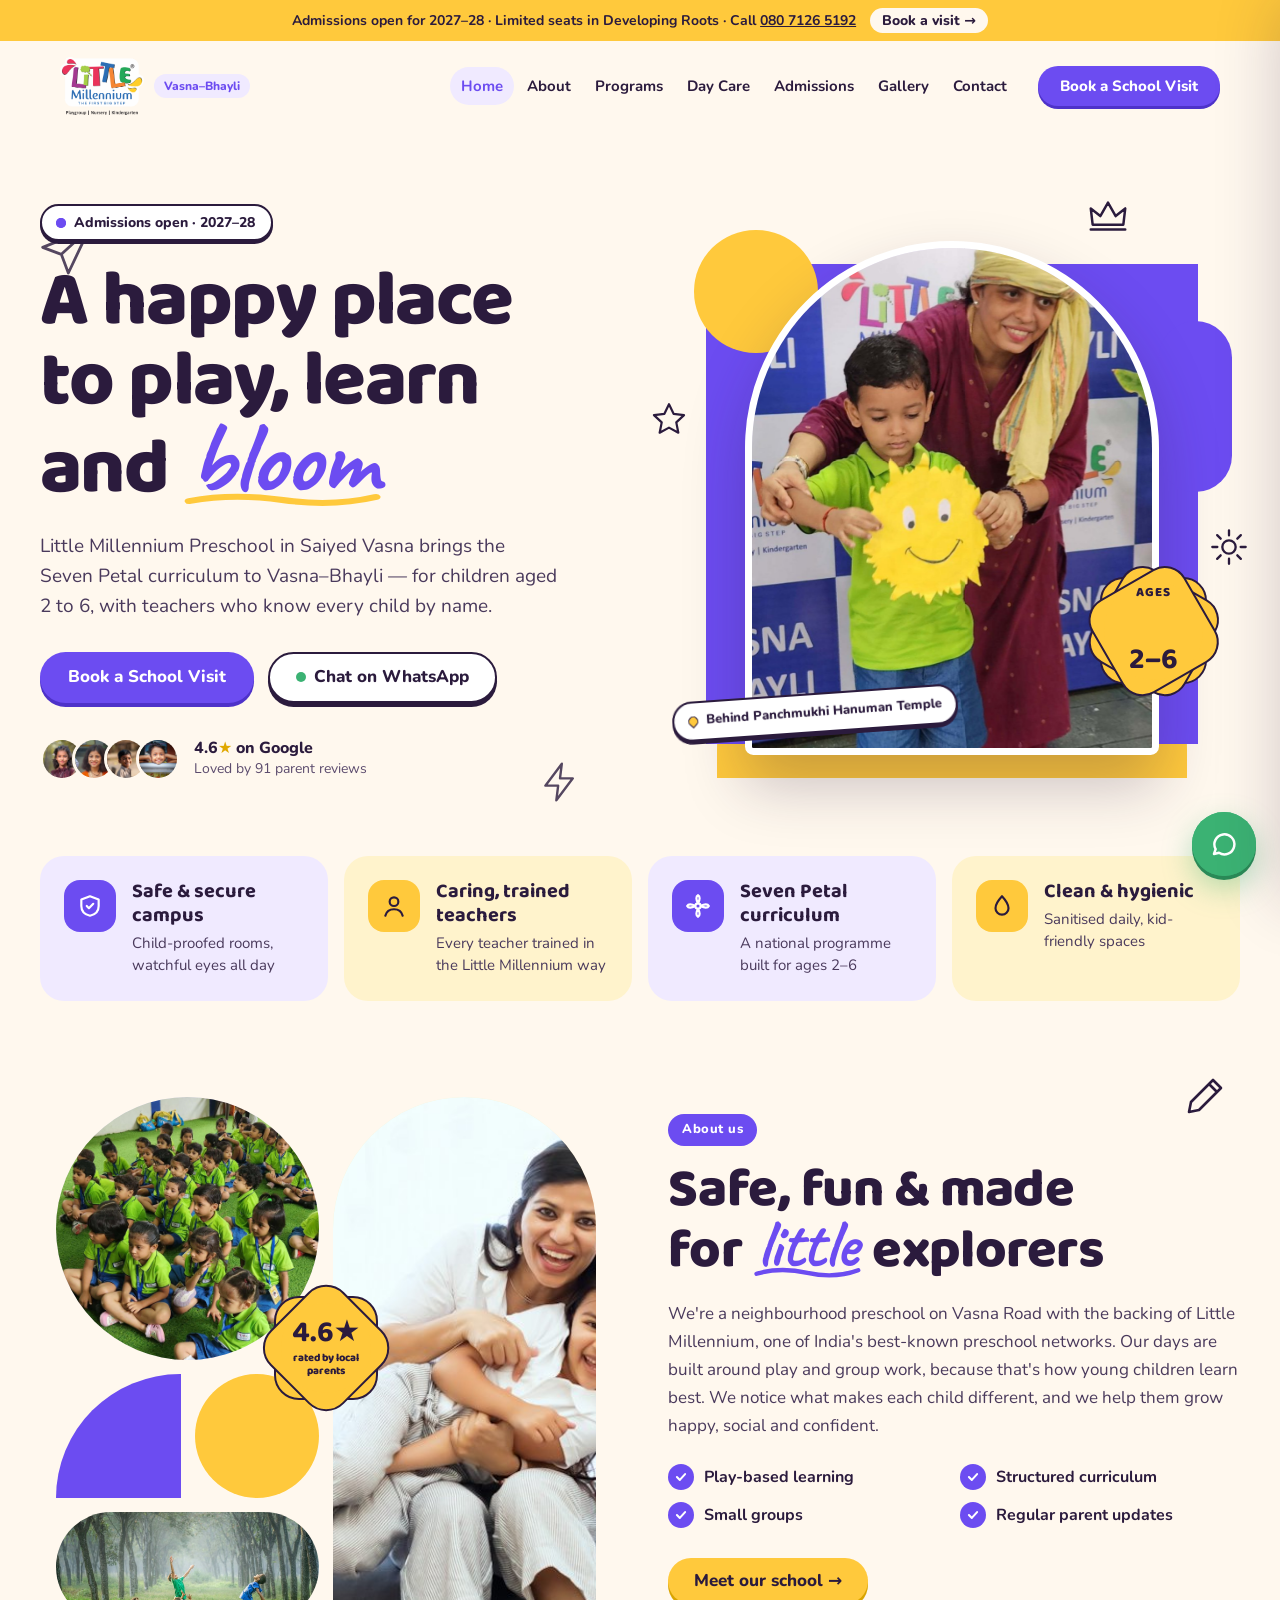
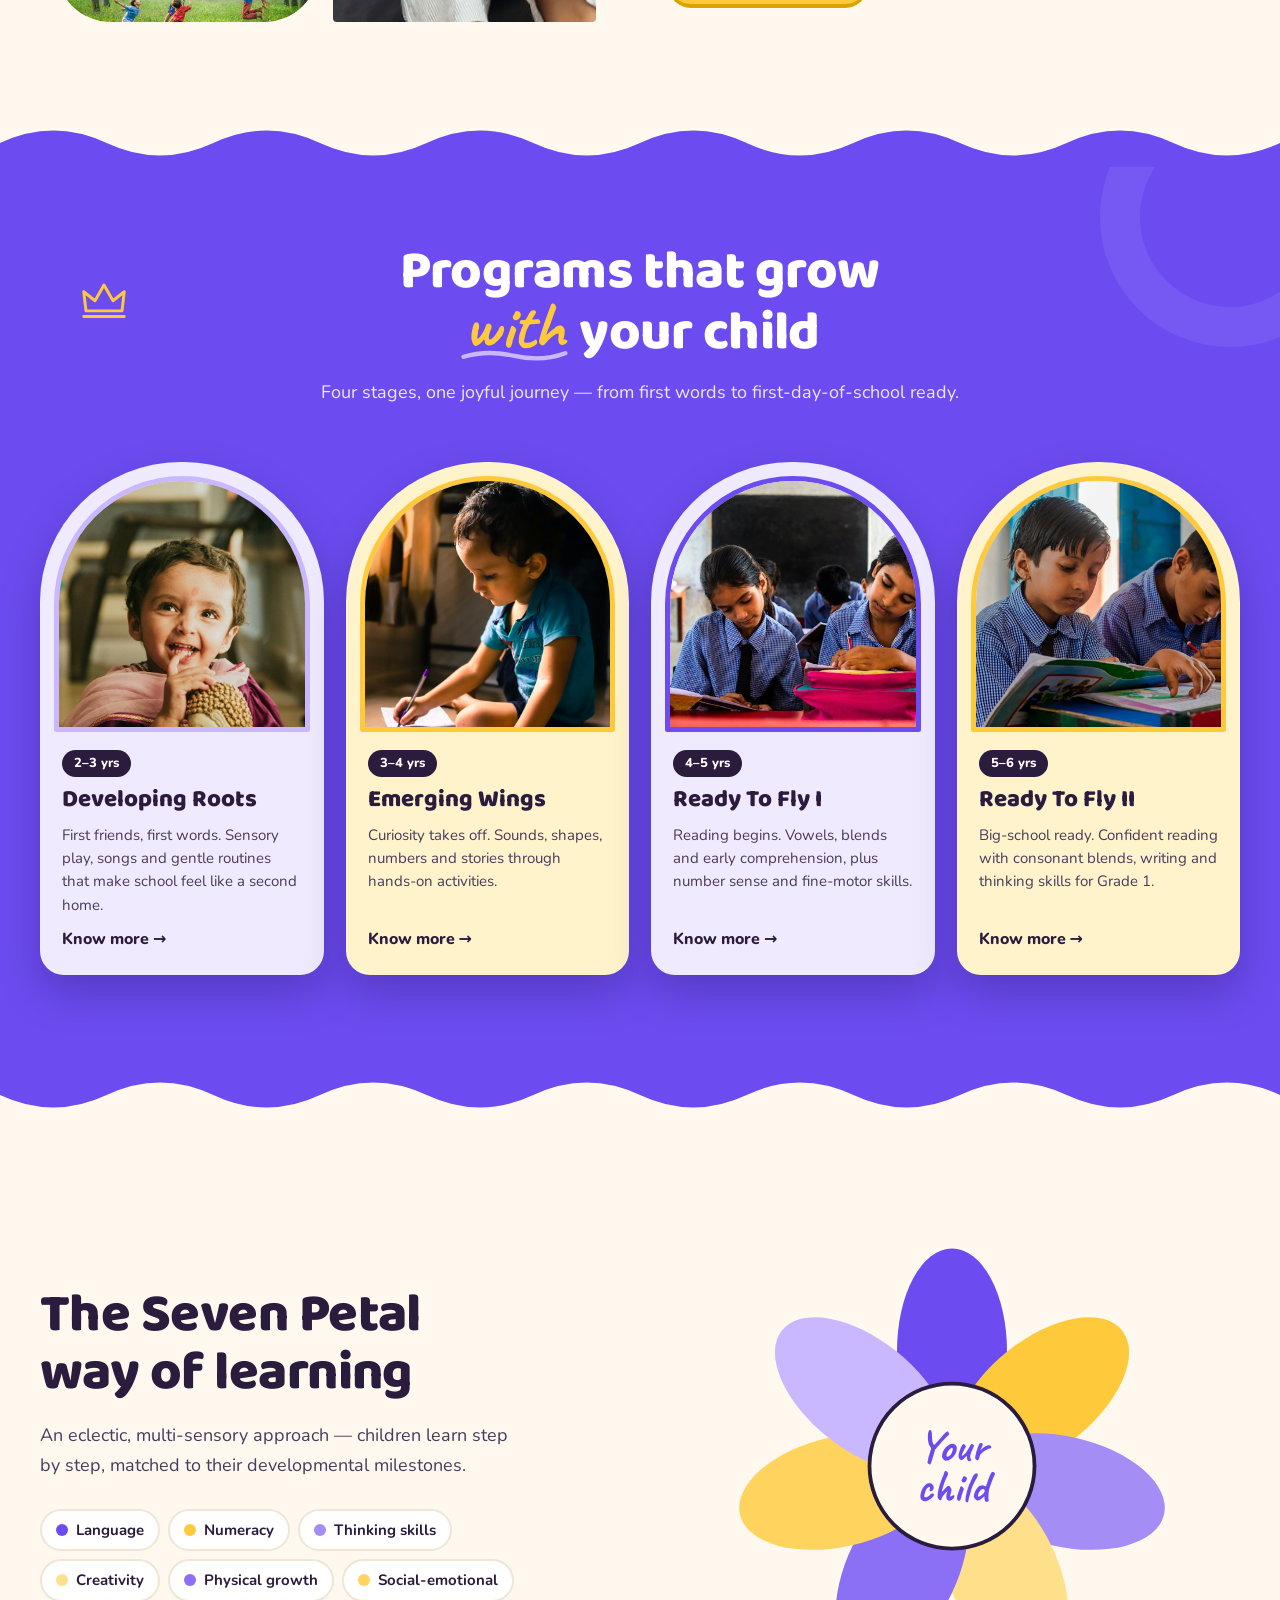
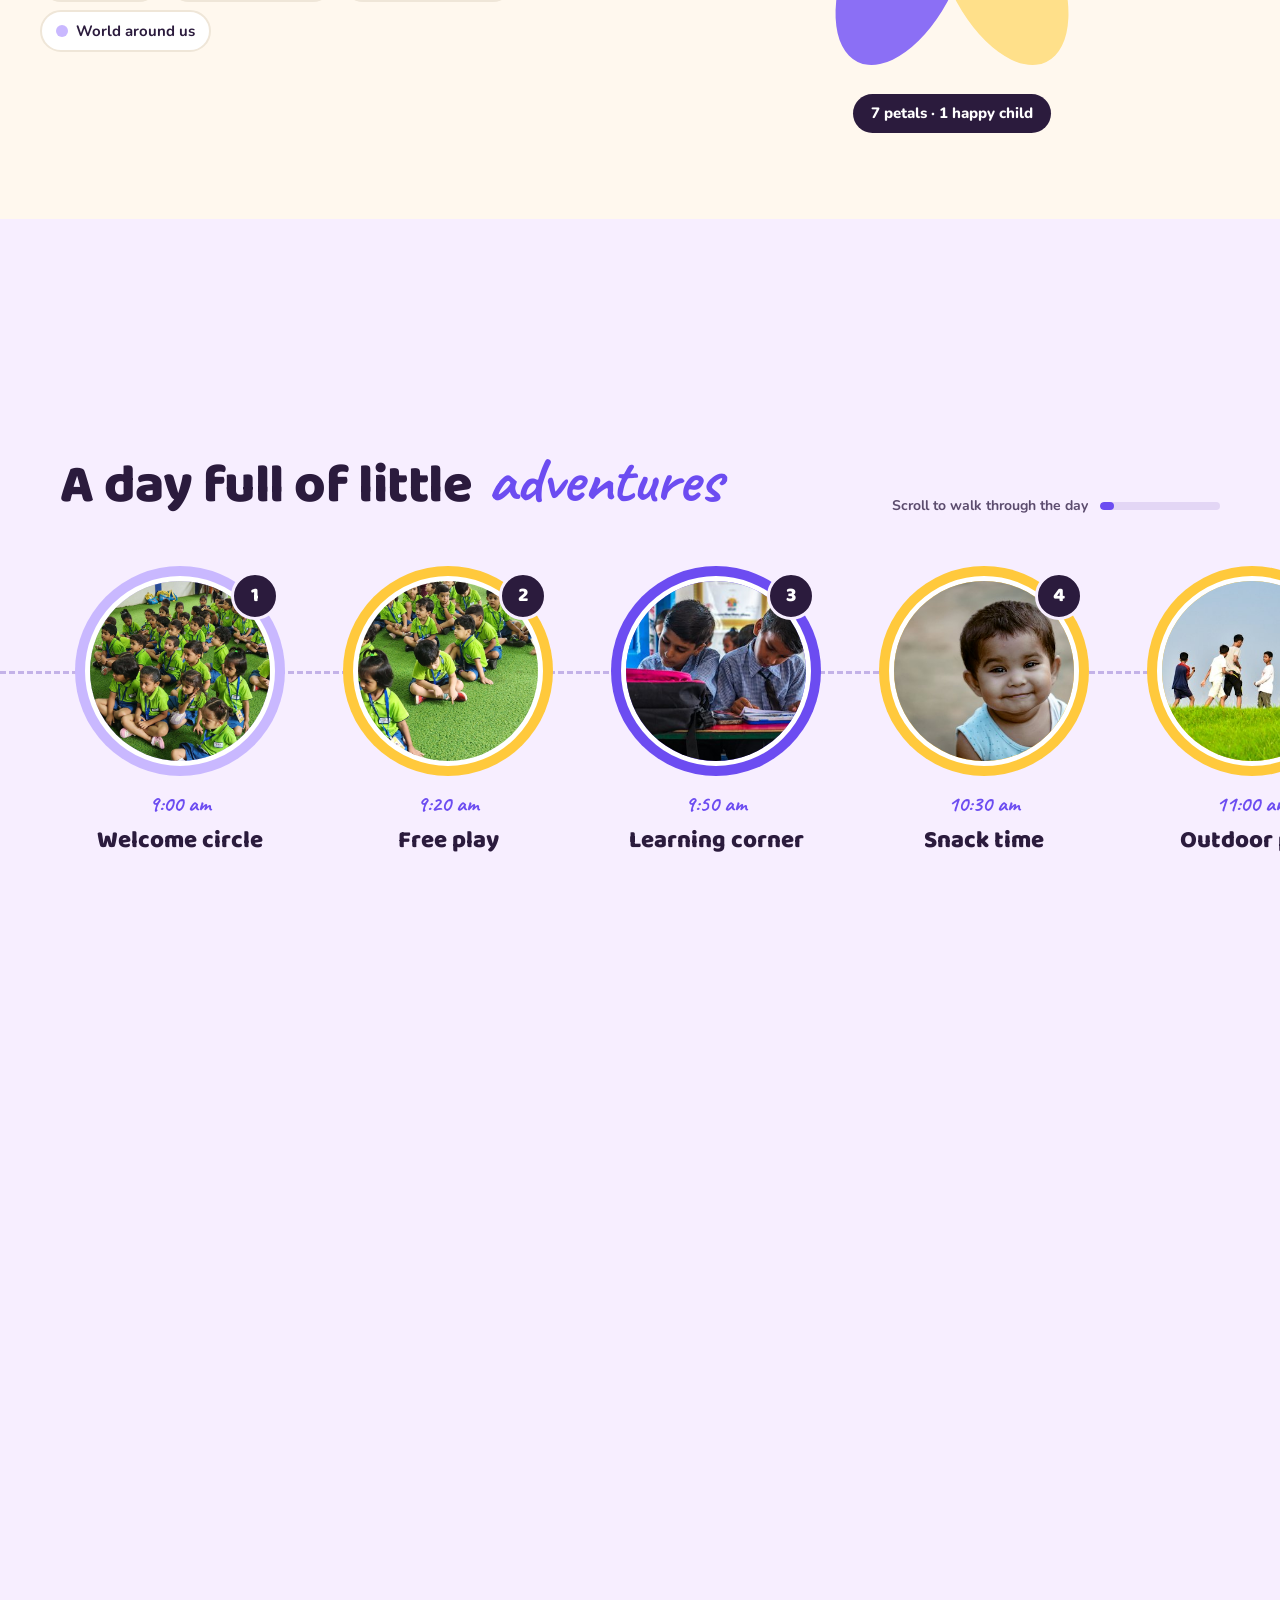
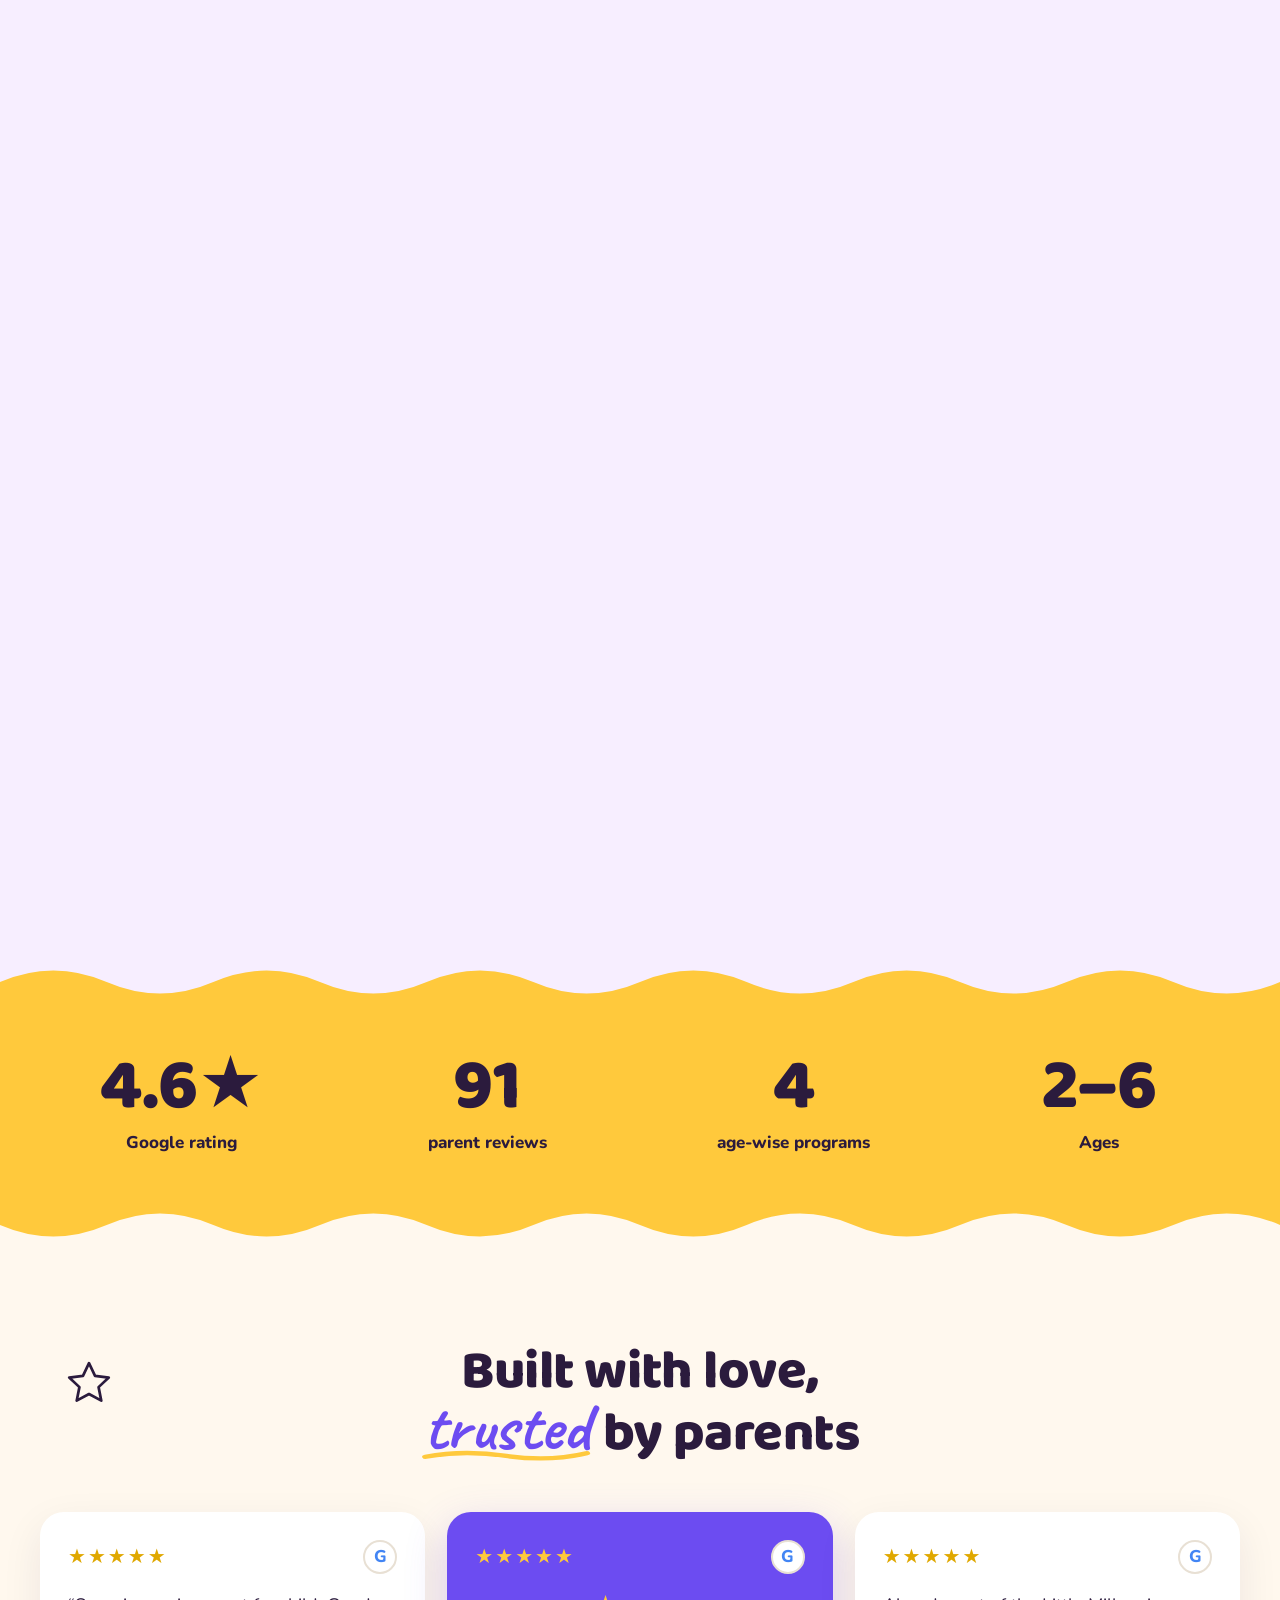
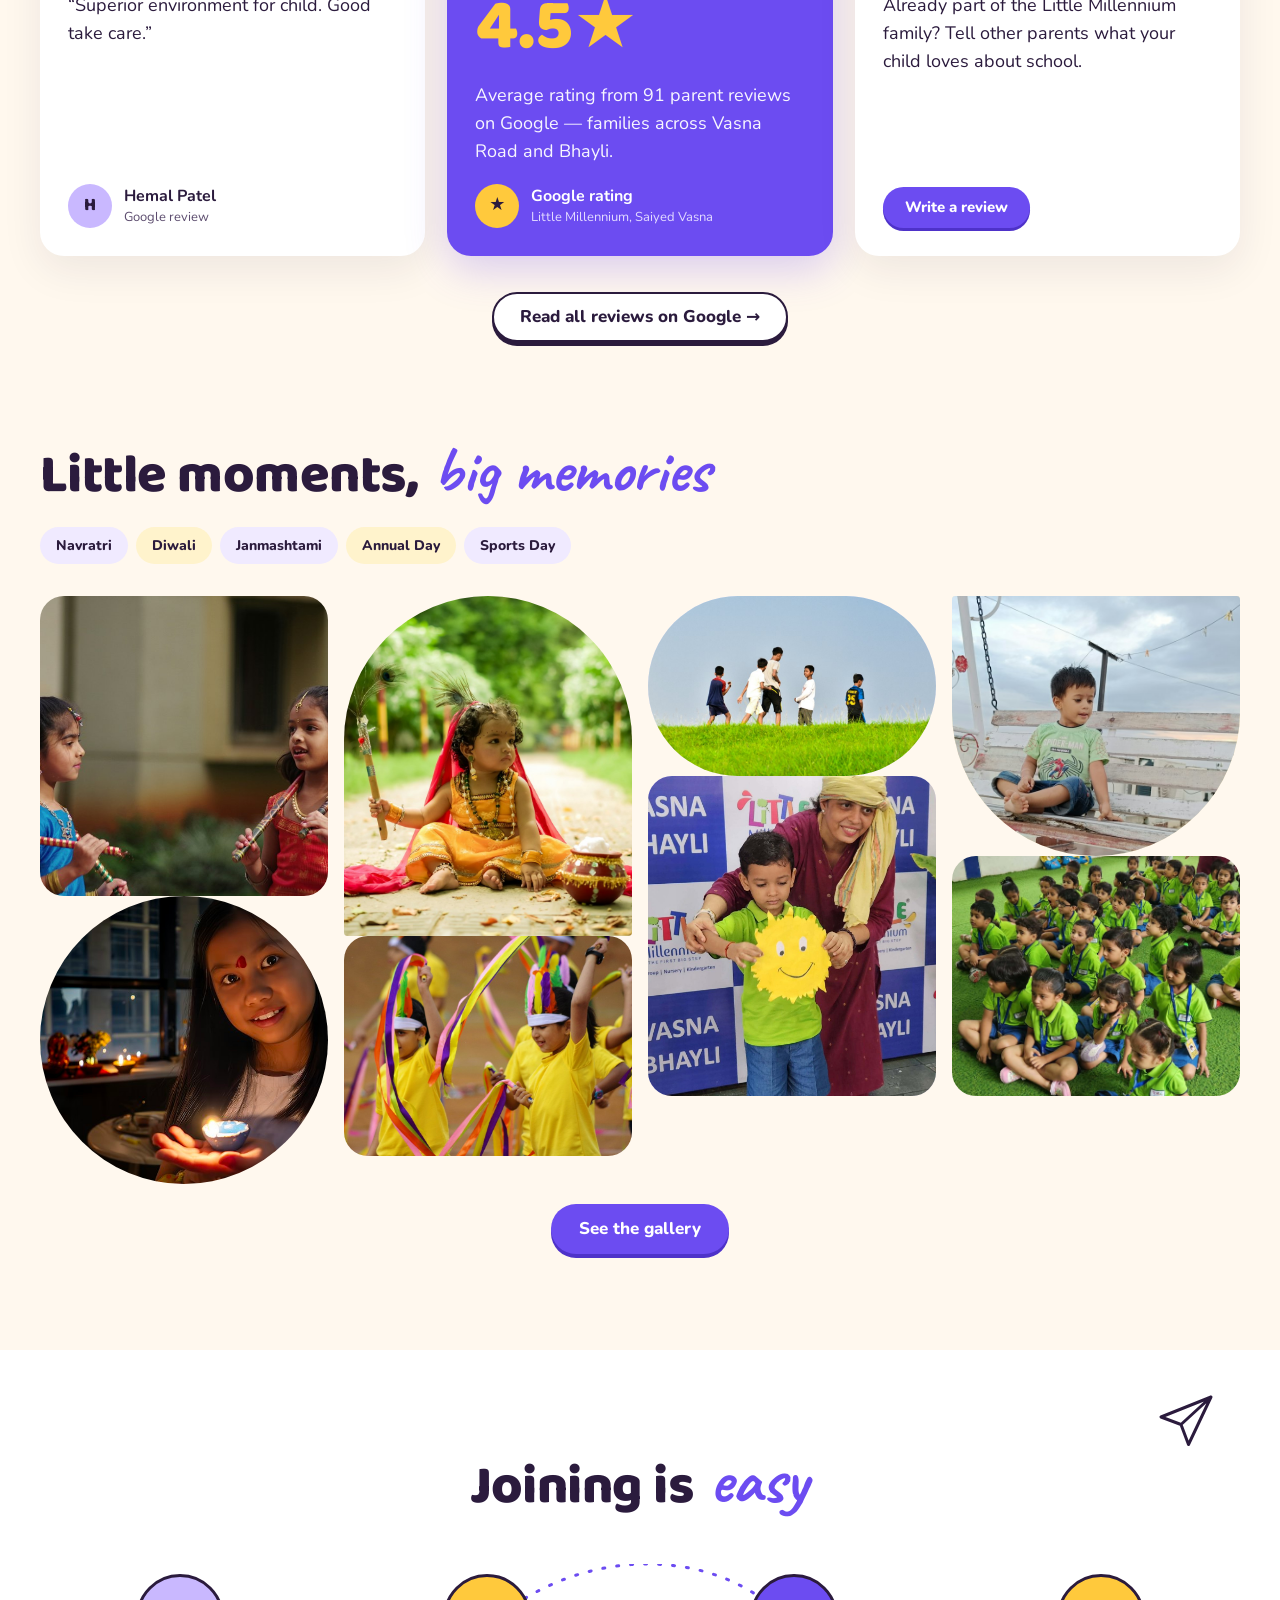
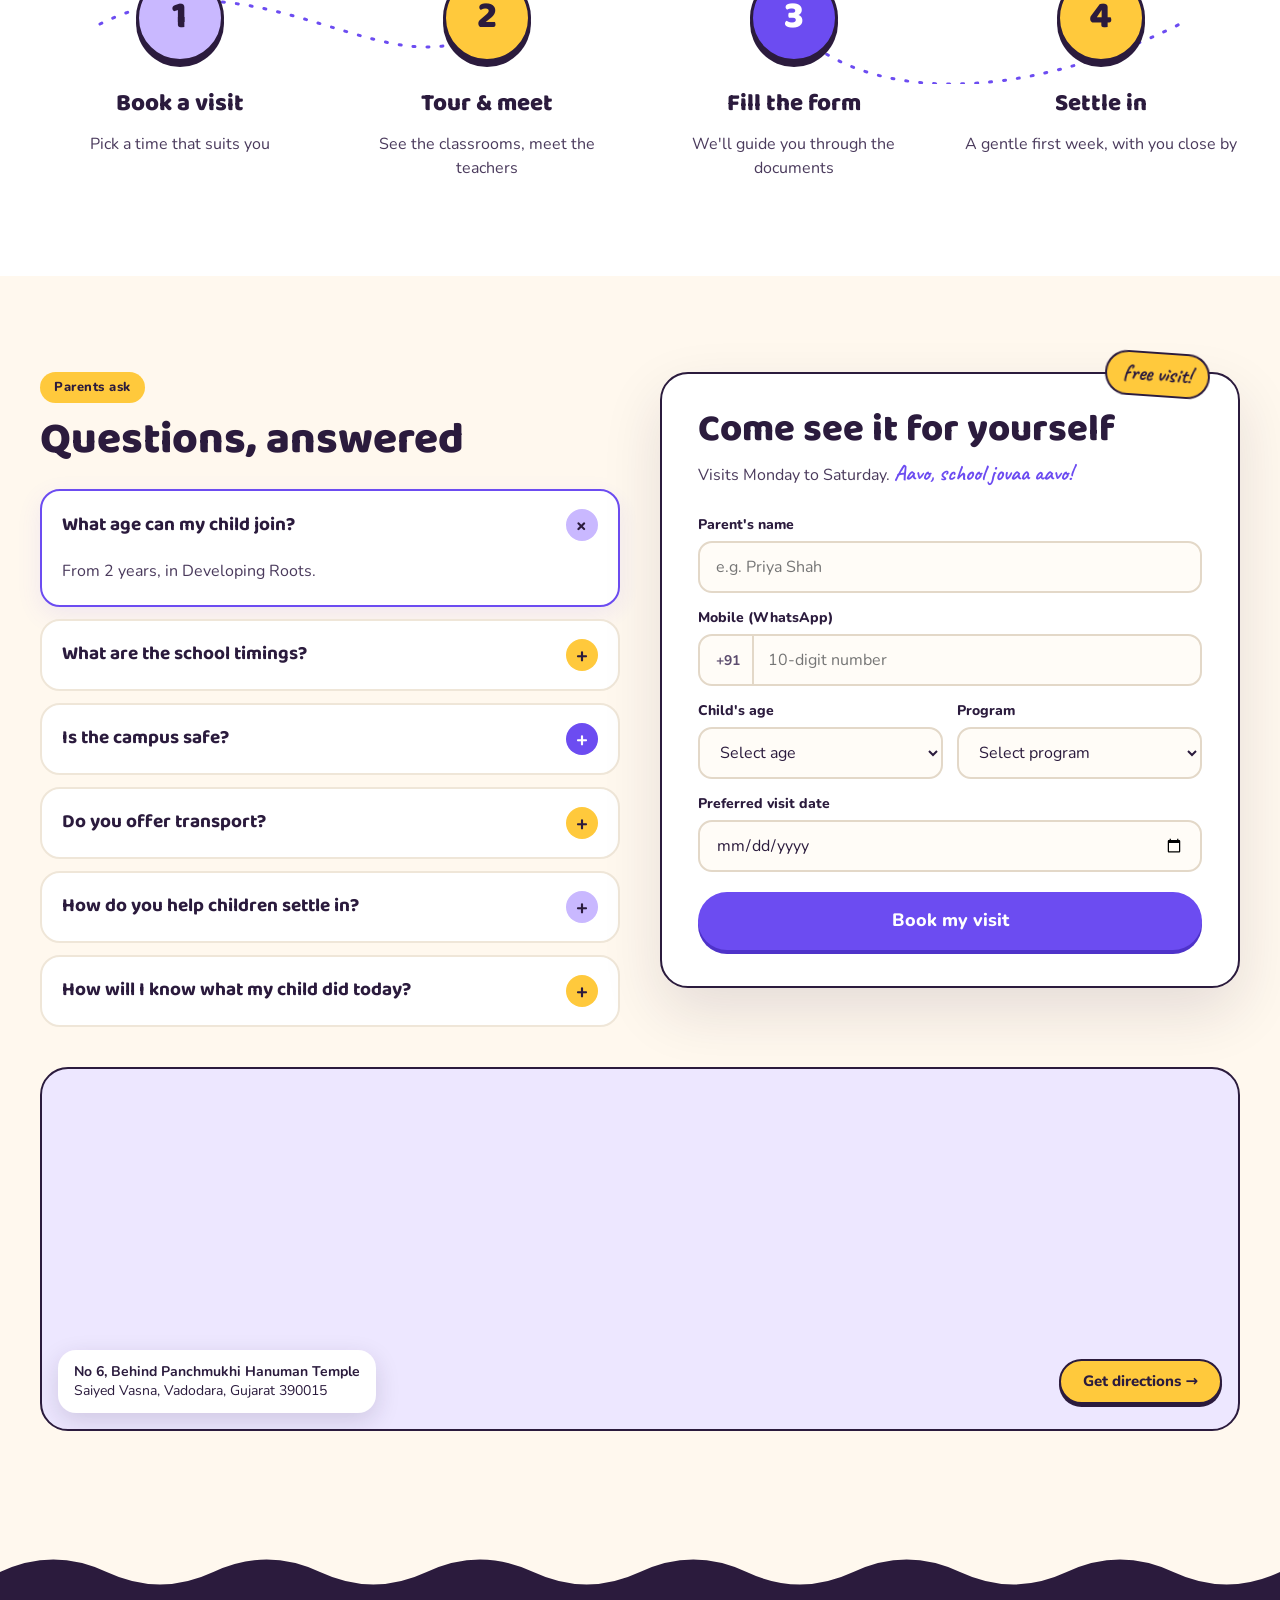
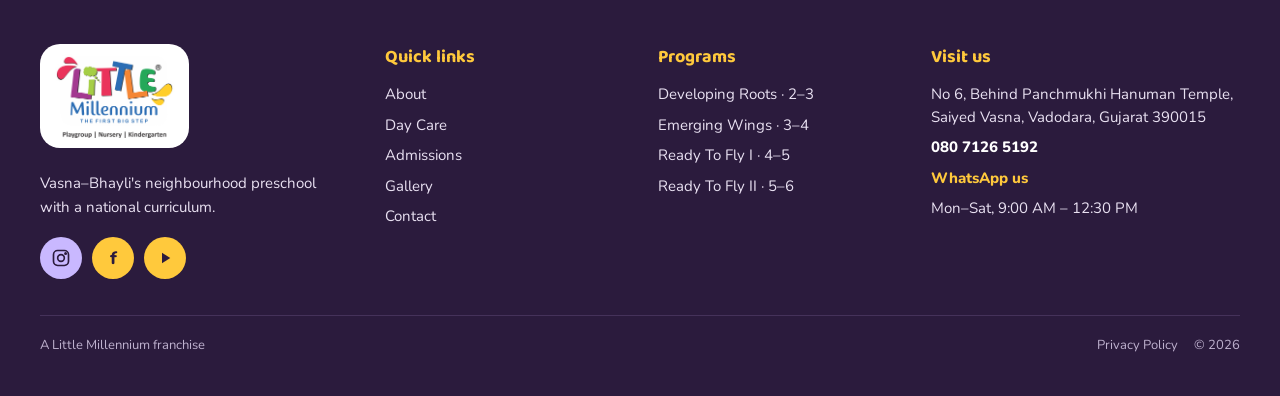
<file: website/index.html>
<!DOCTYPE html>
<html lang="en">
<head>
<meta charset="utf-8">
<meta name="viewport" content="width=device-width, initial-scale=1">
<title>Little Millennium Preschool · Saiyed Vasna, Vadodara</title>
<meta name="description" content="Little Millennium Preschool in Saiyed Vasna, Vadodara — the Seven Petal curriculum for children aged 2 to 6. Playgroup, Nursery and Kindergarten. Admissions open for 2027–28.">
<meta name="theme-color" content="#6C4CF1">
<meta property="og:title" content="Little Millennium Preschool · Saiyed Vasna">
<meta property="og:description" content="A happy place to play, learn and bloom — for children aged 2 to 6 in Vasna–Bhayli, Vadodara.">
<meta property="og:image" content="assets/img/real-sunshine.jpg">
<link rel="icon" href="assets/logo.png">
<script>document.documentElement.classList.add('js')</script>
<link rel="preconnect" href="https://fonts.googleapis.com">
<link rel="preconnect" href="https://fonts.gstatic.com" crossorigin>
<link href="https://fonts.googleapis.com/css2?family=Baloo+Bhai+2:wght@500;600;700;800&family=Caveat:wght@600;700&family=Nunito:wght@400;600;700;800&display=swap" rel="stylesheet">
<link rel="preload" as="image" href="assets/img/real-sunshine.jpg">
<link rel="stylesheet" href="css/style.css">
</head>
<body>

<!-- Splash -->
<div class="splash" role="status" aria-label="Loading Little Millennium">
  <div class="splash-bg">
    <div class="sp-c1"></div><div class="sp-c2"></div>
    <div class="sp-s1"></div><div class="sp-s2"></div><div class="sp-s3"></div>
    <svg class="sp-s4" width="46" height="46" viewBox="0 0 24 24" fill="none" stroke="#2B1B3D" stroke-width="1.4" stroke-linecap="round" stroke-linejoin="round"><path d="M12 2l2.9 6.1 6.6.8-4.9 4.6 1.3 6.5L12 16.8 6.1 20l1.3-6.5L2.5 8.9l6.6-.8z"/></svg>
    <div class="sp-center">
      <img src="assets/logo.png" alt="Little Millennium — The First Big Step">
      <div class="sp-loc">Saiyed Vasna · Vadodara</div>
      <div class="sp-dots"><span></span><span></span><span></span></div>
    </div>
    <div class="sp-bar"></div>
    <button class="sp-skip" type="button">Skip</button>
  </div>
  <svg class="sp-wave" viewBox="0 0 1440 60" preserveAspectRatio="none" aria-hidden="true"><path d="M0 0 H1440 V30 Q 1380 60 1320 30 T 1200 30 T 1080 30 T 960 30 T 840 30 T 720 30 T 600 30 T 480 30 T 360 30 T 240 30 T 120 30 T 0 30 Z" fill="#FFF8EE"/></svg>
</div>

<div class="progress" aria-hidden="true"></div>

<div class="topbar">
  <span>Admissions open for 2027–28 · Limited seats in Developing Roots · Call <a class="u" href="tel:08071265192">080 7126 5192</a></span>
  <a class="pill" href="#visit">Book a visit →</a>
</div>

<header class="header">
  <div class="header-in">
    <a class="brand" href="index.html" aria-label="Little Millennium Preschool, Saiyed Vasna — home">
      <img src="assets/logo.png" alt="Little Millennium — The First Big Step" width="83" height="58">
      <span class="brand-tag">Vasna–Bhayli</span>
    </a>
    <nav class="nav" aria-label="Main">
      <a href="index.html" aria-current="page">Home</a>
      <a href="about.html">About</a>
      <a href="#programs">Programs</a>
      <a href="#day">Day Care</a>
      <a href="#visit">Admissions</a>
      <a href="gallery.html">Gallery</a>
      <a href="#contact">Contact</a>
    </nav>
    <a class="btn btn-primary btn-sm btn-cta" href="#visit">Book a School Visit</a>
    <button class="burger" type="button" aria-label="Open menu" aria-expanded="false" aria-controls="drawer">
      <svg width="22" height="22" viewBox="0 0 24 24" fill="none" stroke-width="2.4" stroke-linecap="round"><path d="M4 7h16M4 12h16M4 17h10"/></svg>
    </button>
  </div>
</header>

<div class="drawer-bg"></div>
<aside class="drawer" id="drawer" aria-hidden="true" aria-label="Menu">
  <button class="drawer-close" type="button" aria-label="Close menu">×</button>
  <a class="dl" href="index.html" aria-current="page">Home</a>
  <a class="dl" href="about.html">About</a>
  <a class="dl" href="#programs">Programs</a>
  <a class="dl" href="#day">Day Care</a>
  <a class="dl" href="#visit">Admissions</a>
  <a class="dl" href="gallery.html">Gallery</a>
  <a class="dl" href="#contact">Contact</a>
  <a class="btn btn-primary" href="#visit">Book a School Visit</a>
</aside>

<main id="top">

<!-- HERO -->
<section class="hero">
  <div class="grid-2">
    <div style="position:relative;z-index:2">
      <div class="badge"><span class="pulse"></span>Admissions open · 2027–28</div>
      <h1>A happy place to play, learn and <span class="hand drawn">bloom<svg viewBox="0 0 120 16" preserveAspectRatio="none"><path d="M4 10 Q 30 2 60 9 T 116 6" pathLength="260" stroke="#FFC93C"/></svg></span></h1>
      <p class="hero-p">Little Millennium Preschool in Saiyed Vasna brings the Seven Petal curriculum to Vasna–Bhayli — for children aged 2 to 6, with teachers who know every child by name.</p>
      <div class="btn-row">
        <a class="btn btn-primary" href="#visit">Book a School Visit</a>
        <a class="btn btn-outline" data-wa href="#"><span class="dot"></span>Chat on WhatsApp</a>
      </div>
      <div class="proof">
        <div class="avatars">
          <img src="assets/img/kid-1.jpg" alt="" width="44" height="44">
          <img src="assets/img/kid-2.jpg" alt="" width="44" height="44">
          <img src="assets/img/kid-3.jpg" alt="" width="44" height="44">
          <img src="assets/img/kid-4.jpg" alt="" width="44" height="44">
        </div>
        <div class="proof-t"><b>4.6<span>★</span> on Google</b><small>Loved by 91 parent reviews</small></div>
      </div>
    </div>

    <div class="hero-art">
      <div class="base" data-parallax="-0.06"><div></div></div>
      <div class="blobw" data-parallax="0.04"><div></div></div>
      <div class="c1"></div>
      <div class="c2"></div>
      <div class="hero-photo"><img src="assets/img/real-sunshine.jpg" alt="A Little Millennium Vasna–Bhayli student proudly holds his paper sun craft with his teacher" width="1200" height="1200"></div>
      <div class="sticker" aria-label="Ages 2 to 6"><i></i><i></i><i></i><i></i><div><div><small>AGES</small><strong>2–6</strong></div></div></div>
      <div class="loc-chip"><span></span>Behind Panchmukhi Hanuman Temple</div>
      <svg class="doodle a-floaty" width="46" height="46" viewBox="0 0 24 24" stroke-width="1.3" style="top:-2%;right:18%"><path d="M3 18h18M4 15.5 3 7l5 4 4-7 4 7 5-4-1 8.5z"/></svg>
      <svg class="doodle a-floaty2" width="38" height="38" viewBox="0 0 24 24" stroke-width="1.4" style="top:34%;left:-4%"><path d="M12 2l2.9 6.1 6.6.8-4.9 4.6 1.3 6.5L12 16.8 6.1 20l1.3-6.5L2.5 8.9l6.6-.8z"/></svg>
      <svg class="doodle a-spin" width="40" height="40" viewBox="0 0 24 24" stroke-width="1.4" style="top:56%;right:-3%"><circle cx="12" cy="12" r="4"/><path d="M12 2v3M12 19v3M2 12h3M19 12h3M4.9 4.9 7 7M17 17l2.1 2.1M4.9 19.1 7 17M17 7l2.1-2.1"/></svg>
    </div>
  </div>
  <svg class="doodle a-floaty" width="56" height="56" viewBox="0 0 24 24" stroke-width="1.2" style="left:3%;top:12%;opacity:.8"><path d="M22 2 2 10l8 3 3 8zM10 13 22 2"/></svg>
  <svg class="doodle a-floaty2" width="44" height="44" viewBox="0 0 24 24" stroke-width="1.3" style="left:42%;bottom:12%;opacity:.8"><path d="M13 2 4 14h7l-1 8 9-12h-7z"/></svg>
</section>

<!-- FEATURES -->
<section class="features">
  <div class="wrap">
    <div class="feat" data-reveal>
      <div class="feat-ic"><svg width="26" height="26" viewBox="0 0 24 24" fill="none" stroke="#fff" stroke-width="2" stroke-linecap="round" stroke-linejoin="round"><path d="M12 3 4 6v6c0 5 3.5 8 8 9 4.5-1 8-4 8-9V6z"/><path d="m9 12 2 2 4-4"/></svg></div>
      <div><h3>Safe &amp; secure campus</h3><p>Child-proofed rooms, watchful eyes all day</p></div>
    </div>
    <div class="feat" data-reveal>
      <div class="feat-ic"><svg width="26" height="26" viewBox="0 0 24 24" fill="none" stroke="#2B1B3D" stroke-width="2" stroke-linecap="round" stroke-linejoin="round"><circle cx="12" cy="8" r="4"/><path d="M4 21c1-4 4-6 8-6s7 2 8 6"/></svg></div>
      <div><h3>Caring, trained teachers</h3><p>Every teacher trained in the Little Millennium way</p></div>
    </div>
    <div class="feat" data-reveal>
      <div class="feat-ic"><svg width="26" height="26" viewBox="0 0 24 24" fill="none" stroke="#fff" stroke-width="2" stroke-linecap="round" stroke-linejoin="round"><circle cx="12" cy="12" r="2.5"/><path d="M12 9.5C10 6 10 3 12 2c2 1 2 4 0 7.5M14.5 12c3.5-2 6.5-2 7.5 0-1 2-4 2-7.5 0M12 14.5c2 3.5 2 6.5 0 7.5-2-1-2-4 0-7.5M9.5 12C6 14 3 14 2 12c1-2 4-2 7.5 0"/></svg></div>
      <div><h3>Seven Petal curriculum</h3><p>A national programme built for ages 2–6</p></div>
    </div>
    <div class="feat" data-reveal>
      <div class="feat-ic"><svg width="26" height="26" viewBox="0 0 24 24" fill="none" stroke="#2B1B3D" stroke-width="2" stroke-linecap="round" stroke-linejoin="round"><path d="M12 3s6 6.5 6 11a6 6 0 0 1-12 0c0-4.5 6-11 6-11z"/></svg></div>
      <div><h3>Clean &amp; hygienic</h3><p>Sanitised daily, kid-friendly spaces</p></div>
    </div>
  </div>
</section>

<!-- ABOUT -->
<section class="sec" id="about">
  <div class="grid-2 about-grid">
    <div class="collage" data-reveal>
      <div class="ph c-a zoom"><img src="assets/img/real-assembly.jpg" alt="Our students in green uniforms at circle time" loading="lazy" style="object-position:50% 55%"></div>
      <div class="ph y c-b zoom"><img src="assets/img/about-mother.jpg" alt="Smiling woman hugging a young girl" loading="lazy" style="object-position:60% 50%"></div>
      <div class="c-c">
        <div class="q1"></div>
        <div class="q2"></div>
        <div class="ph y c-d zoom"><img src="assets/img/about-play.jpg" alt="Children playing ball outdoors" loading="lazy"></div>
      </div>
      <div class="rating-seal"><div class="spin"><i></i><i></i><i></i></div><div class="txt"><div><b>4.6★</b><small>rated by local parents</small></div></div></div>
    </div>
    <div>
      <span class="tag tag-p" data-reveal>About us</span>
      <h2 class="h2" data-reveal style="margin:16px 0 18px">Safe, fun &amp; made for <span class="hand">little<svg viewBox="0 0 120 16" preserveAspectRatio="none"><path d="M4 10 Q 30 2 60 9 T 116 6" pathLength="260" stroke="#6C4CF1"/></svg></span> explorers</h2>
      <p class="lead" data-reveal style="margin:0 0 24px">We're a neighbourhood preschool on Vasna Road with the backing of Little Millennium, one of India's best-known preschool networks. Our days are built around play and group work, because that's how young children learn best. We notice what makes each child different, and we help them grow happy, social and confident.</p>
      <div class="ticks" data-reveal>
        <div><span><svg width="14" height="14" viewBox="0 0 24 24" fill="none" stroke="#fff" stroke-width="3.5" stroke-linecap="round" stroke-linejoin="round"><path d="m5 12 5 5 9-10"/></svg></span>Play-based learning</div>
        <div><span><svg width="14" height="14" viewBox="0 0 24 24" fill="none" stroke="#fff" stroke-width="3.5" stroke-linecap="round" stroke-linejoin="round"><path d="m5 12 5 5 9-10"/></svg></span>Structured curriculum</div>
        <div><span><svg width="14" height="14" viewBox="0 0 24 24" fill="none" stroke="#fff" stroke-width="3.5" stroke-linecap="round" stroke-linejoin="round"><path d="m5 12 5 5 9-10"/></svg></span>Small groups</div>
        <div><span><svg width="14" height="14" viewBox="0 0 24 24" fill="none" stroke="#fff" stroke-width="3.5" stroke-linecap="round" stroke-linejoin="round"><path d="m5 12 5 5 9-10"/></svg></span>Regular parent updates</div>
      </div>
      <a class="btn btn-yellow" href="about.html" data-reveal>Meet our school →</a>
    </div>
  </div>
  <svg class="doodle a-floaty" width="48" height="48" viewBox="0 0 24 24" stroke-width="1.3" style="right:4%;top:10%"><path d="M4 20l1-5L16 4l4 4L9 19zM14 6l4 4"/></svg>
</section>

<!-- PROGRAMS -->
<section id="programs">
  <svg class="wave top" viewBox="0 0 1440 60" preserveAspectRatio="none" aria-hidden="true"><path d="M0 30 Q 60 0 120 30 T 240 30 T 360 30 T 480 30 T 600 30 T 720 30 T 840 30 T 960 30 T 1080 30 T 1200 30 T 1320 30 T 1440 30 V 60 H 0 Z" fill="#6C4CF1"/></svg>
  <div class="purple-band">
    <div class="ring" style="right:-80px;top:-80px;width:260px;height:260px"></div>
    <svg class="doodle a-floaty" width="54" height="54" viewBox="0 0 24 24" stroke-width="1.3" style="left:6%;top:12%;stroke:#FFC93C"><path d="M3 18h18M4 15.5 3 7l5 4 4-7 4 7 5-4-1 8.5z"/></svg>
    <div class="wrap" style="position:relative">
      <div class="sec-head">
        <h2 class="h2" data-reveal>Programs that grow <span class="hand" style="color:#FFC93C">with<svg viewBox="0 0 120 16" preserveAspectRatio="none"><path d="M4 10 Q 30 2 60 9 T 116 6" pathLength="260" stroke="#C9B8FF"/></svg></span> your child</h2>
        <p data-reveal>Four stages, one joyful journey — from first words to first-day-of-school ready.</p>
      </div>
      <div class="cards-4">
        <article class="prog" data-reveal>
          <div class="ph"><img src="assets/img/prog-toddler.jpg" alt="Smiling Indian toddler" loading="lazy" style="object-position:50% 30%"></div>
          <div class="prog-b">
            <span class="age">2–3 yrs</span>
            <h3>Developing Roots</h3>
            <p>First friends, first words. Sensory play, songs and gentle routines that make school feel like a second home.</p>
            <a href="#visit">Know more →</a>
          </div>
        </article>
        <article class="prog" data-reveal>
          <div class="ph"><img src="assets/img/prog-drawing.jpg" alt="Young boy drawing on paper" loading="lazy" style="object-position:50% 40%"></div>
          <div class="prog-b">
            <span class="age">3–4 yrs</span>
            <h3>Emerging Wings</h3>
            <p>Curiosity takes off. Sounds, shapes, numbers and stories through hands-on activities.</p>
            <a href="#visit">Know more →</a>
          </div>
        </article>
        <article class="prog" data-reveal>
          <div class="ph"><img src="assets/img/prog-reading.jpg" alt="Two girls reading at a classroom desk" loading="lazy"></div>
          <div class="prog-b">
            <span class="age">4–5 yrs</span>
            <h3>Ready To Fly I</h3>
            <p>Reading begins. Vowels, blends and early comprehension, plus number sense and fine-motor skills.</p>
            <a href="#visit">Know more →</a>
          </div>
        </article>
        <article class="prog" data-reveal>
          <div class="ph"><img src="assets/img/prog-writing.jpg" alt="Boys in school uniform writing in notebooks" loading="lazy"></div>
          <div class="prog-b">
            <span class="age">5–6 yrs</span>
            <h3>Ready To Fly II</h3>
            <p>Big-school ready. Confident reading with consonant blends, writing and thinking skills for Grade 1.</p>
            <a href="#visit">Know more →</a>
          </div>
        </article>
      </div>
    </div>
  </div>
  <svg class="wave flip" viewBox="0 0 1440 60" preserveAspectRatio="none" aria-hidden="true"><path d="M0 30 Q 60 0 120 30 T 240 30 T 360 30 T 480 30 T 600 30 T 720 30 T 840 30 T 960 30 T 1080 30 T 1200 30 T 1320 30 T 1440 30 V 60 H 0 Z" fill="#6C4CF1"/></svg>
</section>

<!-- SEVEN PETALS -->
<section class="sec" style="overflow:hidden">
  <div class="grid-2">
    <div>
      <h2 class="h2" data-reveal style="margin:0 0 18px">The Seven Petal way of learning</h2>
      <p class="lead" data-reveal style="font-size:18px;margin:0 0 28px;max-width:480px">An eclectic, multi-sensory approach — children learn step by step, matched to their developmental milestones.</p>
      <div class="petal-chips" data-reveal>
        <span class="petal-chip" tabindex="0" data-color="#6C4CF1"><i style="background:#6C4CF1"></i>Language</span>
        <span class="petal-chip" tabindex="0" data-color="#FFC93C"><i style="background:#FFC93C"></i>Numeracy</span>
        <span class="petal-chip" tabindex="0" data-color="#A48DF5"><i style="background:#A48DF5"></i>Thinking skills</span>
        <span class="petal-chip" tabindex="0" data-color="#FFE08A"><i style="background:#FFE08A"></i>Creativity</span>
        <span class="petal-chip" tabindex="0" data-color="#8B6FF5"><i style="background:#8B6FF5"></i>Physical growth</span>
        <span class="petal-chip" tabindex="0" data-color="#FFD45E"><i style="background:#FFD45E"></i>Social-emotional</span>
        <span class="petal-chip" tabindex="0" data-color="#C9B8FF"><i style="background:#C9B8FF"></i>World around us</span>
      </div>
    </div>
    <div class="flower" data-reveal>
      <svg viewBox="0 0 400 400" role="img" aria-label="Seven petal flower with your child at the centre">
        <g class="rot">
          <g transform="rotate(0 200 200)"><ellipse cx="200" cy="108" rx="44" ry="82" fill="#6C4CF1" style="animation-delay:0s"/></g>
          <g transform="rotate(51.43 200 200)"><ellipse cx="200" cy="108" rx="44" ry="82" fill="#FFC93C" style="animation-delay:.4s"/></g>
          <g transform="rotate(102.86 200 200)"><ellipse cx="200" cy="108" rx="44" ry="82" fill="#A48DF5" style="animation-delay:.8s"/></g>
          <g transform="rotate(154.29 200 200)"><ellipse cx="200" cy="108" rx="44" ry="82" fill="#FFE08A" style="animation-delay:1.2s"/></g>
          <g transform="rotate(205.71 200 200)"><ellipse cx="200" cy="108" rx="44" ry="82" fill="#8B6FF5" style="animation-delay:1.6s"/></g>
          <g transform="rotate(257.14 200 200)"><ellipse cx="200" cy="108" rx="44" ry="82" fill="#FFD45E" style="animation-delay:2s"/></g>
          <g transform="rotate(308.57 200 200)"><ellipse cx="200" cy="108" rx="44" ry="82" fill="#C9B8FF" style="animation-delay:2.4s"/></g>
        </g>
        <circle cx="200" cy="200" r="66" fill="#FFF8EE" stroke="#2B1B3D" stroke-width="3"/>
        <text x="200" y="196" text-anchor="middle" font-family="Caveat" font-weight="700" font-size="36" fill="#6C4CF1">Your</text>
        <text x="200" y="228" text-anchor="middle" font-family="Caveat" font-weight="700" font-size="36" fill="#6C4CF1">child</text>
      </svg>
      <div class="flower-label" aria-live="polite">7 petals · 1 happy child</div>
    </div>
  </div>
</section>

<!-- A DAY -->
<section class="day" id="day">
  <div class="day-inner">
    <div class="day-head">
      <h2 class="h2">A day full of little <span class="hand" style="font-size:1.2em;line-height:1">adventures</span></h2>
      <div class="day-hint"><span class="day-hint-t">Scroll to walk through the day</span><div class="day-bar"><div></div></div></div>
    </div>
    <div class="day-scroll">
      <div class="day-track">
        <div class="step" style="--c:#C9B8FF"><div class="step-ph"><div class="ph"><img src="assets/img/real-assembly.jpg" alt="Our students sitting together for welcome circle" loading="lazy"></div><span class="step-n">1</span></div><div class="step-t">9:00 am</div><h3>Welcome circle</h3></div>
        <div class="step" style="--c:#FFC93C"><div class="step-ph"><div class="ph"><img src="assets/img/real-turf.jpg" alt="Our students on the play turf" loading="lazy" style="object-position:60% 30%"></div><span class="step-n">2</span></div><div class="step-t">9:20 am</div><h3>Free play</h3></div>
        <div class="step" style="--c:#6C4CF1"><div class="step-ph"><div class="ph"><img src="assets/img/day-learning.jpg" alt="Children learning at a desk" loading="lazy"></div><span class="step-n">3</span></div><div class="step-t">9:50 am</div><h3>Learning corner</h3></div>
        <div class="step" style="--c:#FFC93C"><div class="step-ph"><div class="ph"><img src="assets/img/day-snack.jpg" alt="Smiling toddler" loading="lazy"></div><span class="step-n">4</span></div><div class="step-t">10:30 am</div><h3>Snack time</h3></div>
        <div class="step" style="--c:#FFC93C"><div class="step-ph"><div class="ph"><img src="assets/img/day-outdoor.jpg" alt="Children playing on a grass field" loading="lazy"></div><span class="step-n">5</span></div><div class="step-t">11:00 am</div><h3>Outdoor play</h3></div>
        <div class="step" style="--c:#A48DF5"><div class="step-ph"><div class="ph"><img src="assets/img/day-music.jpg" alt="Girls dancing in traditional dress" loading="lazy" style="object-position:50% 30%"></div><span class="step-n">6</span></div><div class="step-t">11:40 am</div><h3>Story &amp; music</h3></div>
        <div class="step" style="--c:#C9B8FF"><div class="step-ph"><div class="ph"><img src="assets/img/day-goodbye.jpg" alt="Children waving goodbye" loading="lazy"></div><span class="step-n">7</span></div><div class="step-t">12:20 pm</div><h3>Goodbye song</h3></div>
      </div>
    </div>
  </div>
</section>

<!-- STATS -->
<section>
  <svg class="wave top" viewBox="0 0 1440 60" preserveAspectRatio="none" style="height:46px;background:#F7EEFF" aria-hidden="true"><path d="M0 30 Q 60 0 120 30 T 240 30 T 360 30 T 480 30 T 600 30 T 720 30 T 840 30 T 960 30 T 1080 30 T 1200 30 T 1320 30 T 1440 30 V 60 H 0 Z" fill="#FFC93C"/></svg>
  <div class="stats">
    <div class="wrap">
      <div class="stat" data-reveal><b><span data-count="4.6" data-dec="1">4.6</span>★</b><span class="lbl">Google rating</span></div>
      <div class="stat" data-reveal><b><span data-count="91">91</span></b><span class="lbl">parent reviews</span></div>
      <div class="stat" data-reveal><b><span data-count="4">4</span></b><span class="lbl">age-wise programs</span></div>
      <div class="stat" data-reveal><b>2–<span data-count="6">6</span></b><span class="lbl">Ages</span></div>
    </div>
  </div>
  <svg class="wave flip" viewBox="0 0 1440 60" preserveAspectRatio="none" style="height:46px" aria-hidden="true"><path d="M0 30 Q 60 0 120 30 T 240 30 T 360 30 T 480 30 T 600 30 T 720 30 T 840 30 T 960 30 T 1080 30 T 1200 30 T 1320 30 T 1440 30 V 60 H 0 Z" fill="#FFC93C"/></svg>
</section>

<!-- REVIEWS -->
<section class="sec">
  <div class="wrap">
    <h2 class="h2" data-reveal style="margin:0 auto 48px;text-align:center;max-width:640px">Built with love, <span class="hand">trusted<svg viewBox="0 0 120 16" preserveAspectRatio="none"><path d="M4 10 Q 30 2 60 9 T 116 6" pathLength="260" stroke="#FFC93C"/></svg></span> by parents</h2>
    <div class="reviews">
      <figure class="rev" data-reveal>
        <div class="rev-top"><span class="stars" aria-label="5 stars">★★★★★</span><span class="g" aria-hidden="true">G</span></div>
        <blockquote>“Superior environment for child. Good take care.”</blockquote>
        <figcaption><span class="initial">H</span><div><b>Hemal Patel</b><small>Google review</small></div></figcaption>
      </figure>
      <figure class="rev purple" data-reveal>
        <div class="rev-top"><span class="stars" aria-label="4.6 out of 5">★★★★★</span><span class="g" aria-hidden="true">G</span></div>
        <div class="rev-big"><span data-count="4.6" data-dec="1">4.6</span><span>★</span></div>
        <blockquote style="opacity:.95">Average rating from 91 parent reviews on Google — families across Vasna Road and Bhayli.</blockquote>
        <figcaption><span class="initial" style="background:#FFC93C">★</span><div><b>Google rating</b><small>Little Millennium, Saiyed Vasna</small></div></figcaption>
      </figure>
      <figure class="rev" data-reveal>
        <div class="rev-top"><span class="stars" aria-hidden="true">★★★★★</span><span class="g" aria-hidden="true">G</span></div>
        <blockquote>Already part of the Little Millennium family? Tell other parents what your child loves about school.</blockquote>
        <a class="btn btn-primary btn-sm" href="https://www.google.com/maps/search/?api=1&amp;query=22.2959922,73.13898264" target="_blank" rel="noopener">Write a review</a>
      </figure>
    </div>
    <div style="text-align:center;margin-top:36px"><a class="btn btn-outline" href="https://www.google.com/maps/search/?api=1&amp;query=22.2959922,73.13898264" target="_blank" rel="noopener">Read all reviews on Google →</a></div>
  </div>
  <svg class="doodle a-floaty2" width="50" height="50" viewBox="0 0 24 24" stroke-width="1.3" style="left:5%;top:14%"><path d="M12 2l2.9 6.1 6.6.8-4.9 4.6 1.3 6.5L12 16.8 6.1 20l1.3-6.5L2.5 8.9l6.6-.8z"/></svg>
</section>

<!-- GALLERY TEASER -->
<section id="gallery" style="padding:0 20px clamp(64px,8vw,96px)">
  <div class="wrap">
    <div style="display:flex;flex-wrap:wrap;justify-content:space-between;align-items:flex-end;gap:20px;margin-bottom:32px">
      <h2 class="h2" data-reveal>Little moments, <span class="hand" style="font-size:1.2em;line-height:1">big memories</span></h2>
      <div class="chips" data-reveal><span>Navratri</span><span>Diwali</span><span>Janmashtami</span><span>Annual Day</span><span>Sports Day</span></div>
    </div>
    <div class="masonry">
      <a href="gallery.html" class="m" data-reveal><div class="ph" style="height:300px;border-radius:24px"><img src="assets/img/navratri-1.jpg" alt="Girls in chaniya choli with dandiya sticks" loading="lazy"></div><span class="cap">Navratri</span></a>
      <a href="gallery.html" class="m" data-reveal><div class="ph y" style="aspect-ratio:1;border-radius:50%"><img src="assets/img/diwali-1.jpg" alt="Girl holding a diya on Diwali" loading="lazy"></div><span class="cap">Diwali</span></a>
      <a href="gallery.html" class="m" data-reveal><div class="ph y" style="height:340px;border-radius:999px 999px 24px 24px"><img src="assets/img/krishna-1.jpg" alt="Child dressed as Krishna for Janmashtami" loading="lazy"></div><span class="cap">Janmashtami</span></a>
      <a href="gallery.html" class="m" data-reveal><div class="ph" style="height:220px;border-radius:24px"><img src="assets/img/annual-1.jpg" alt="Children performing a ribbon dance" loading="lazy"></div><span class="cap">Annual Day</span></a>
      <a href="gallery.html" class="m" data-reveal><div class="ph" style="height:180px;border-radius:99px"><img src="assets/img/sports-2.jpg" alt="Children on a sports field" loading="lazy"></div><span class="cap">Sports Day</span></a>
      <a href="gallery.html" class="m" data-reveal><div class="ph" style="height:320px;border-radius:24px"><img src="assets/img/real-sunshine.jpg" alt="Student with his sun craft" loading="lazy" style="object-position:55% 50%"></div><span class="cap">Art &amp; craft</span></a>
      <a href="gallery.html" class="m" data-reveal><div class="ph y" style="height:260px;border-radius:24px 24px 999px 999px"><img src="assets/img/playground.jpg" alt="Boy on a swing" loading="lazy"></div><span class="cap">Playground</span></a>
      <a href="gallery.html" class="m" data-reveal><div class="ph y" style="height:240px;border-radius:24px"><img src="assets/img/real-assembly.jpg" alt="Our students at circle time" loading="lazy"></div><span class="cap">Circle time</span></a>
    </div>
    <div style="text-align:center;margin-top:20px"><a class="btn btn-primary" href="gallery.html">See the gallery</a></div>
  </div>
</section>

<!-- JOINING -->
<section class="sec join">
  <div class="wrap" style="position:relative">
    <h2 class="h2" data-reveal style="margin:0 0 56px;text-align:center">Joining is <span class="hand" style="line-height:1">easy</span></h2>
    <svg class="join-path" viewBox="0 0 1200 120" preserveAspectRatio="none" aria-hidden="true"><path d="M60 60 C 220 -20 360 140 450 60 S 680 -20 750 60 S 980 140 1140 60" fill="none" stroke="#6C4CF1" stroke-width="3" stroke-dasharray="2 12" stroke-linecap="round"/></svg>
    <div class="join-grid">
      <div class="jstep" data-reveal><div class="jnum">1</div><h3>Book a visit</h3><p>Pick a time that suits you</p></div>
      <div class="jstep" data-reveal><div class="jnum">2</div><h3>Tour &amp; meet</h3><p>See the classrooms, meet the teachers</p></div>
      <div class="jstep" data-reveal><div class="jnum">3</div><h3>Fill the form</h3><p>We'll guide you through the documents</p></div>
      <div class="jstep" data-reveal><div class="jnum">4</div><h3>Settle in</h3><p>A gentle first week, with you close by</p></div>
    </div>
  </div>
  <svg class="doodle a-floaty" width="60" height="60" viewBox="0 0 24 24" stroke-width="1.2" style="right:5%;top:8%"><path d="M22 2 2 10l8 3 3 8zM10 13 22 2"/></svg>
</section>

<!-- FAQ + VISIT -->
<section class="sec" id="visit">
  <div class="visit-grid">
    <div>
      <span class="tag tag-y" data-reveal>Parents ask</span>
      <h2 data-reveal style="font-weight:800;font-size:clamp(30px,3.6vw,44px);line-height:1.1;margin:14px 0 24px">Questions, answered</h2>
      <div class="faq">
        <div class="faq-i open" data-reveal><button class="faq-q" type="button" aria-expanded="true">What age can my child join?<span>+</span></button><div class="faq-a"><div><p>From 2 years, in Developing Roots.</p></div></div></div>
        <div class="faq-i" data-reveal><button class="faq-q" type="button" aria-expanded="false">What are the school timings?<span>+</span></button><div class="faq-a"><div><p>Morning sessions, Monday to Saturday, 9:00 AM – 12:30 PM. Call us for day-care hours.</p></div></div></div>
        <div class="faq-i" data-reveal><button class="faq-q" type="button" aria-expanded="false">Is the campus safe?<span>+</span></button><div class="faq-a"><div><p>Yes. Entry is controlled, children go home only with registered guardians, and staff supervise every activity.</p></div></div></div>
        <div class="faq-i" data-reveal><button class="faq-q" type="button" aria-expanded="false">Do you offer transport?<span>+</span></button><div class="faq-a"><div><p>Message us on WhatsApp for pick-up options around Vasna Road and Bhayli.</p></div></div></div>
        <div class="faq-i" data-reveal><button class="faq-q" type="button" aria-expanded="false">How do you help children settle in?<span>+</span></button><div class="faq-a"><div><p>A gentle first week; parents can stay close the first few days.</p></div></div></div>
        <div class="faq-i" data-reveal><button class="faq-q" type="button" aria-expanded="false">How will I know what my child did today?<span>+</span></button><div class="faq-a"><div><p>Regular photo and activity updates on WhatsApp, plus parent-teacher meetings.</p></div></div></div>
      </div>
    </div>

    <div class="form-card" data-reveal>
      <div class="free">free visit!</div>
      <div class="form-wrap">
        <h2>Come see it for yourself</h2>
        <p class="sub">Visits Monday to Saturday. <span>Aavo, school jovaa aavo!</span></p>
        <form id="visit-form" class="form" novalidate>
          <input class="hp" type="text" name="company" tabindex="-1" autocomplete="off" aria-hidden="true">
          <label>Parent's name<input class="field" name="name" autocomplete="name" placeholder="e.g. Priya Shah"></label>
          <span class="err">Please enter your name</span>
          <label>Mobile (WhatsApp)<div class="phone"><span>+91</span><input name="mobile" inputmode="numeric" autocomplete="tel-national" maxlength="10" placeholder="10-digit number"></div></label>
          <span class="err">Enter a valid 10-digit Indian mobile number</span>
          <div class="row-2">
            <label>Child's age<select name="age"><option value="">Select age</option><option value="1.5">1.5 yrs</option><option value="2">2 yrs</option><option value="2.5">2.5 yrs</option><option value="3">3 yrs</option><option value="3.5">3.5 yrs</option><option value="4">4 yrs</option><option value="4.5">4.5 yrs</option><option value="5">5 yrs</option><option value="5.5">5.5 yrs</option><option value="6">6 yrs</option></select></label>
            <label>Program<select name="program"><option value="">Select program</option><option>Developing Roots</option><option>Emerging Wings</option><option>Ready To Fly I</option><option>Ready To Fly II</option></select></label>
          </div>
          <label>Preferred visit date<input type="date" name="date"></label>
          <button class="btn btn-primary submit" type="submit">Book my visit</button>
        </form>
      </div>
      <div class="thanks" aria-live="polite">
        <div class="ok"><svg width="44" height="44" viewBox="0 0 24 24" fill="none" stroke="#fff" stroke-width="3" stroke-linecap="round" stroke-linejoin="round"><path d="m5 12 5 5 9-10"/></svg></div>
        <h2>Thank you, <span id="thanks-name"></span>!</h2>
        <p>We'll call you within 24 hours to confirm your visit.</p>
        <button class="ghost" id="again" type="button">Book another visit</button>
      </div>
    </div>
  </div>

  <div class="map" id="contact" data-reveal>
    <iframe title="Map to Little Millennium Saiyed Vasna" src="https://maps.google.com/maps?q=22.2959922,73.13898264&amp;z=16&amp;output=embed" loading="lazy" referrerpolicy="no-referrer-when-downgrade"></iframe>
    <div class="map-over">
      <div class="map-card"><strong>No 6, Behind Panchmukhi Hanuman Temple</strong><br>Saiyed Vasna, Vadodara, Gujarat 390015</div>
      <a class="btn btn-yellow" href="https://www.google.com/maps/dir/?api=1&amp;destination=22.2959922,73.13898264" target="_blank" rel="noopener">Get directions →</a>
    </div>
  </div>
</section>

</main>

<footer class="footer">
  <svg class="wave top" viewBox="0 0 1440 60" preserveAspectRatio="none" aria-hidden="true"><path d="M0 30 Q 60 0 120 30 T 240 30 T 360 30 T 480 30 T 600 30 T 720 30 T 840 30 T 960 30 T 1080 30 T 1200 30 T 1320 30 T 1440 30 V 60 H 0 Z" fill="#2B1B3D"/></svg>
  <div class="foot">
    <div class="foot-grid">
      <div>
        <div class="foot-logo"><img src="assets/logo.png" alt="Little Millennium — The First Big Step" loading="lazy"></div>
        <p>Vasna–Bhayli's neighbourhood preschool with a national curriculum.</p>
        <div class="social">
          <a href="#" aria-label="Instagram"><svg width="20" height="20" viewBox="0 0 24 24" fill="none" stroke="#2B1B3D" stroke-width="2"><rect x="3" y="3" width="18" height="18" rx="5"/><circle cx="12" cy="12" r="4"/><circle cx="17.5" cy="6.5" r=".8" fill="#2B1B3D"/></svg></a>
          <a href="#" aria-label="Facebook">f</a>
          <a href="#" aria-label="YouTube"><svg width="18" height="18" viewBox="0 0 24 24" fill="#2B1B3D"><path d="M8 5v14l11-7z"/></svg></a>
        </div>
      </div>
      <div><h4>Quick links</h4><div class="foot-col"><a href="about.html">About</a><a href="#day">Day Care</a><a href="#visit">Admissions</a><a href="gallery.html">Gallery</a><a href="#contact">Contact</a></div></div>
      <div><h4>Programs</h4><div class="foot-col"><span>Developing Roots · 2–3</span><span>Emerging Wings · 3–4</span><span>Ready To Fly I · 4–5</span><span>Ready To Fly II · 5–6</span></div></div>
      <div><h4>Visit us</h4><div class="foot-col"><span>No 6, Behind Panchmukhi Hanuman Temple, Saiyed Vasna, Vadodara, Gujarat 390015</span><a class="tel" href="tel:08071265192">080 7126 5192</a><a class="wa" data-wa href="#">WhatsApp us</a><span>Mon–Sat, 9:00 AM – 12:30 PM</span></div></div>
    </div>
    <div class="foot-bot"><span>A Little Millennium franchise</span><span style="display:flex;gap:16px"><a href="#">Privacy Policy</a><span>© <span data-year>2026</span></span></span></div>
  </div>
</footer>

<nav class="mbar" aria-label="Quick actions">
  <a href="tel:08071265192">Call</a>
  <a data-wa href="#">WhatsApp</a>
  <a href="#visit">Book Visit</a>
</nav>
<a class="wa-fab" data-wa href="#" aria-label="Chat on WhatsApp"><svg width="30" height="30" viewBox="0 0 24 24" fill="none" stroke="#fff" stroke-width="2" stroke-linecap="round" stroke-linejoin="round"><path d="M4 20l1.3-3.9A8 8 0 1 1 8 19z"/></svg></a>

<script src="js/main.js"></script>
</body>
</html>
</file>
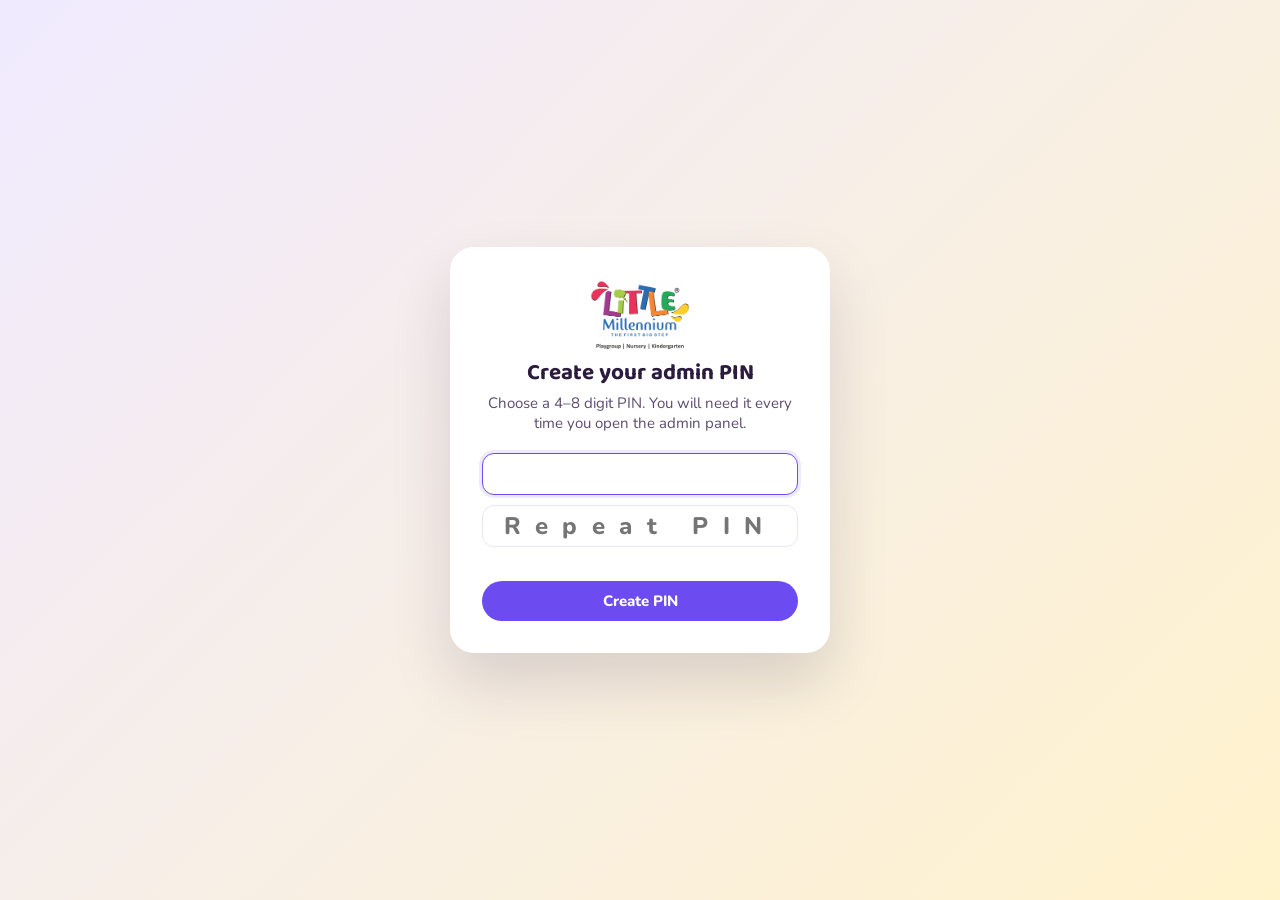
<file: website/admin/index.html>
<!DOCTYPE html>
<html lang="en">
<head>
<meta charset="utf-8">
<meta name="viewport" content="width=device-width, initial-scale=1">
<meta name="robots" content="noindex, nofollow">
<title>Admin · Little Millennium Saiyed Vasna</title>
<link rel="icon" href="../assets/logo.png">
<link rel="preconnect" href="https://fonts.googleapis.com">
<link rel="preconnect" href="https://fonts.gstatic.com" crossorigin>
<link href="https://fonts.googleapis.com/css2?family=Baloo+Bhai+2:wght@600;700;800&family=Nunito:wght@400;600;700;800&display=swap" rel="stylesheet">
<link rel="stylesheet" href="admin.css">
</head>
<body>

<div class="lock" id="lock">
  <form class="lock-card" id="lock-form">
    <img src="../assets/logo.png" alt="Little Millennium">
    <h2 id="lock-title">Admin panel</h2>
    <p id="lock-sub">Enter your PIN to continue</p>
    <input class="in pin" id="pin" type="password" inputmode="numeric" maxlength="8" autocomplete="current-password" required>
    <input class="in pin hide" id="pin2" type="password" inputmode="numeric" maxlength="8" placeholder="Repeat PIN" style="margin-top:10px">
    <p class="muted" id="lock-err" style="color:#D23B3B;min-height:18px;margin:8px 0"></p>
    <button class="btn" style="width:100%">Unlock</button>
  </form>
</div>

<div class="app hide" id="app">
  <aside class="side" id="side">
    <div class="brand"><img src="../assets/logo.png" alt=""><div><b>Admin</b><small>Saiyed Vasna</small></div></div>
    <nav class="nav" id="nav"></nav>
    <div class="foot">
      <a class="btn g sm" href="../index.html" target="_blank">View website ↗</a>
      <button class="btn g sm" id="lock-btn" type="button">🔒 Lock</button>
    </div>
  </aside>
  <main class="main">
    <div class="top">
      <button class="btn g ic menu-btn" id="menu" type="button" aria-label="Menu">☰</button>
      <h1 id="title">Dashboard</h1>
      <div id="top-acts" class="row"></div>
      <button class="btn y" type="button" data-act="new-invoice">+ New invoice</button>
    </div>
    <div id="view"></div>
  </main>
</div>

<div id="modals"></div>
<div id="print-root"></div>
<script src="admin.js"></script>
</body>
</html>
</file>
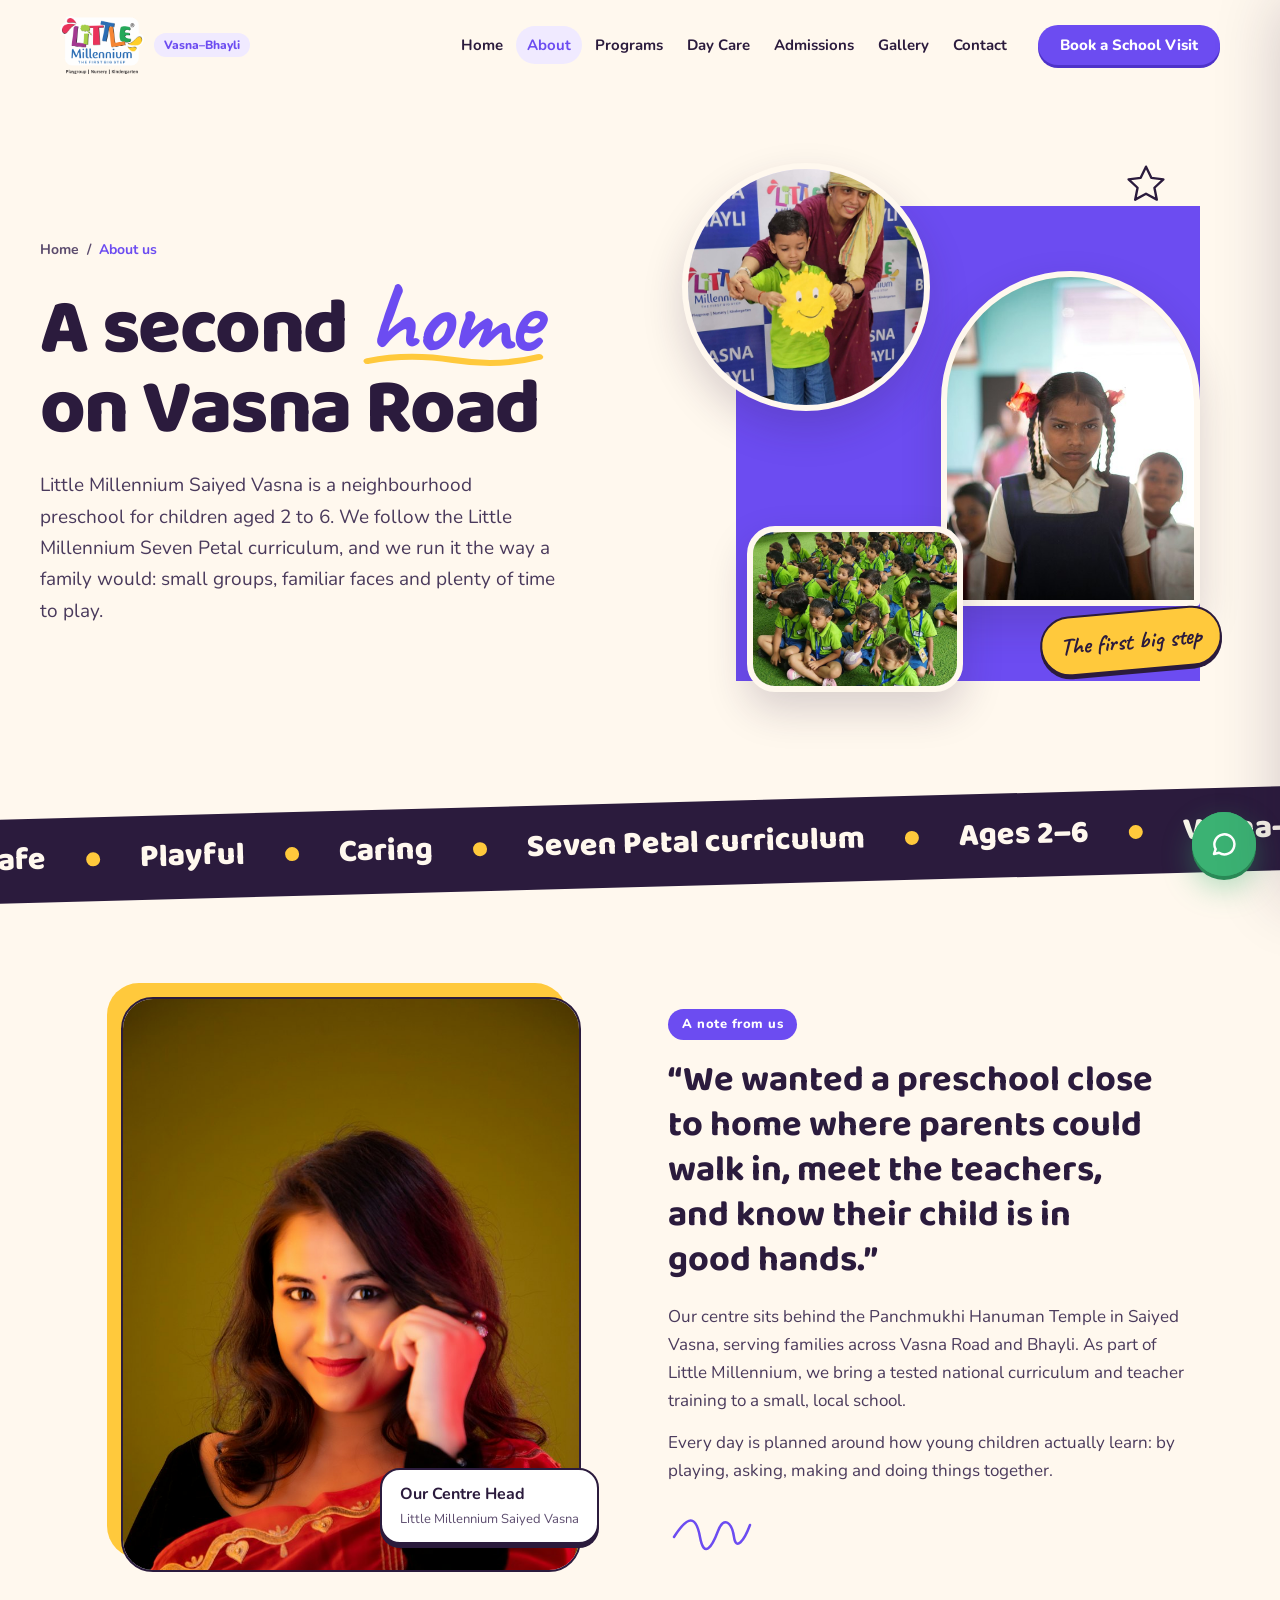
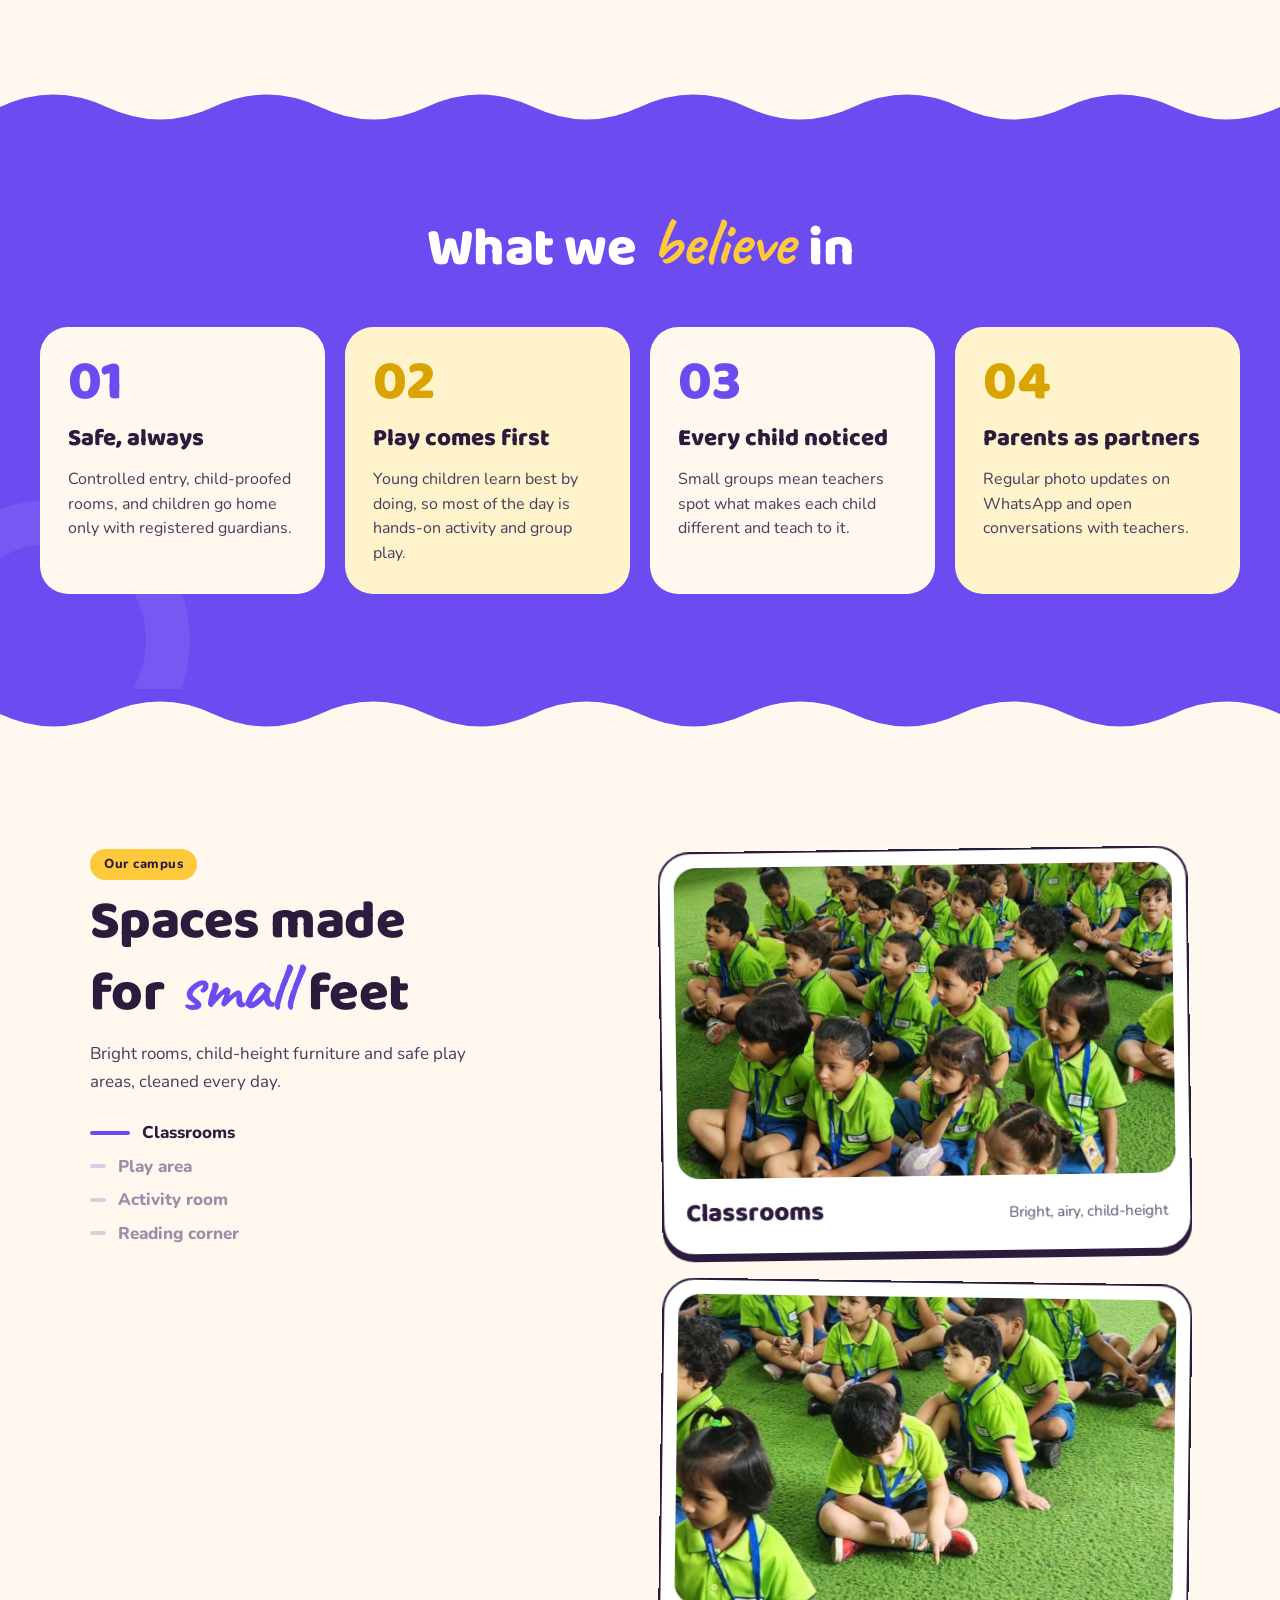
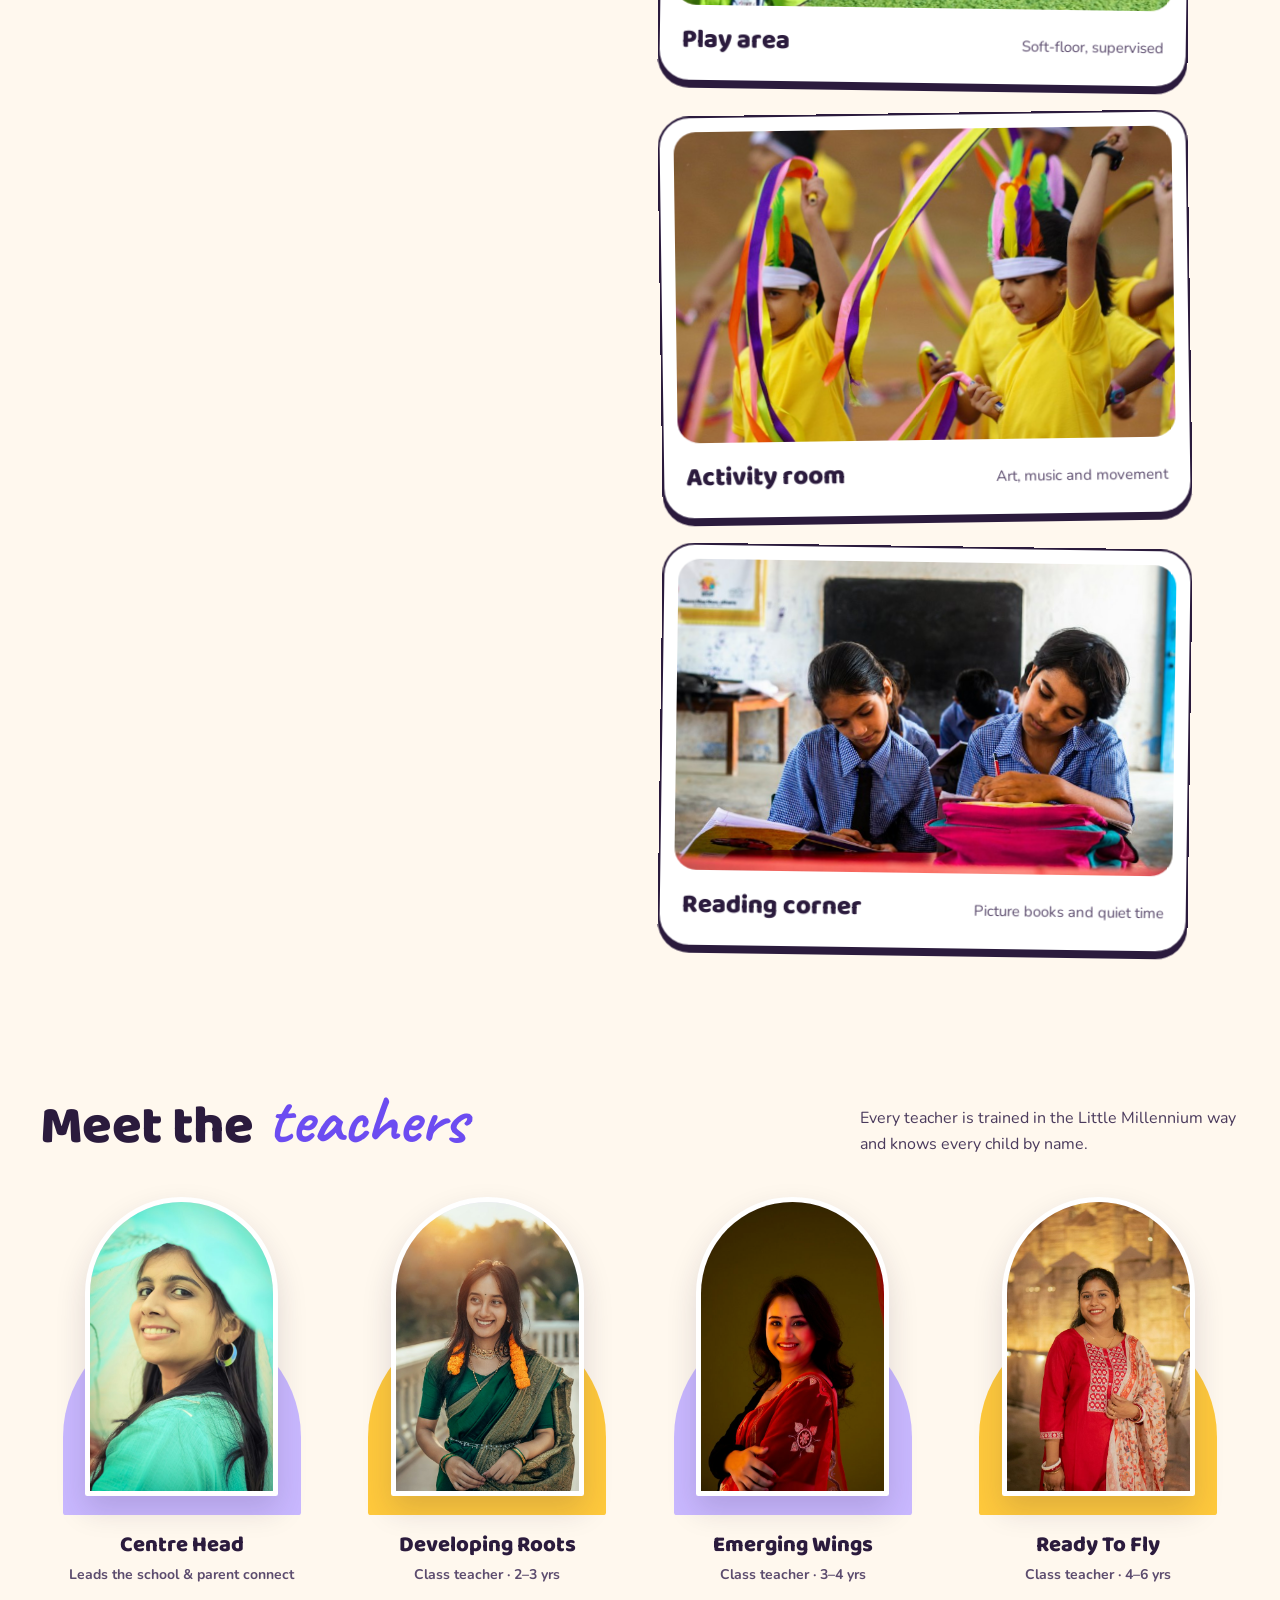
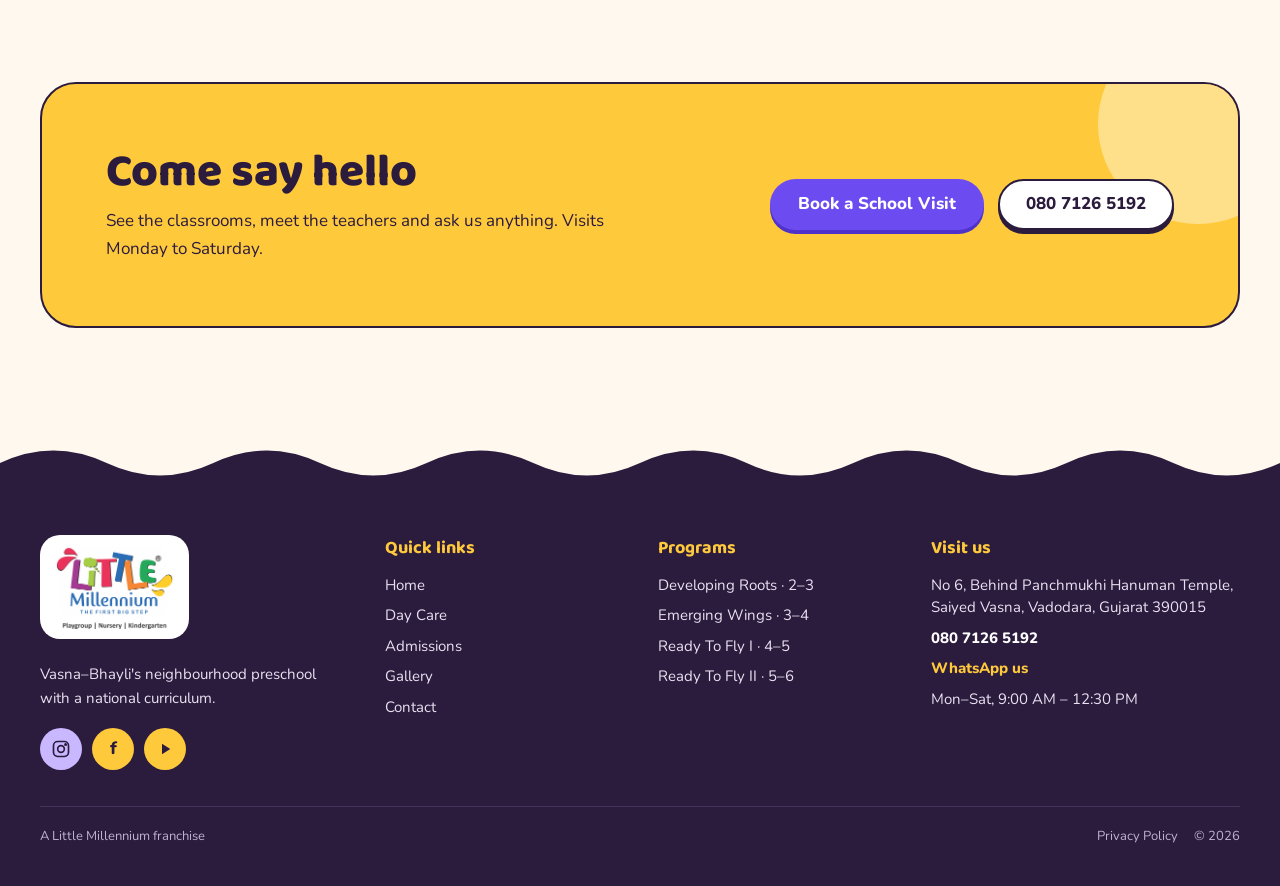
<file: website/about.html>
<!DOCTYPE html>
<html lang="en">
<head>
<meta charset="utf-8">
<meta name="viewport" content="width=device-width, initial-scale=1">
<title>About Us · Little Millennium Saiyed Vasna</title>
<meta name="description" content="Little Millennium Saiyed Vasna is a neighbourhood preschool for children aged 2 to 6, following the Seven Petal curriculum on Vasna Road, Vadodara.">
<meta name="theme-color" content="#6C4CF1">
<link rel="icon" href="assets/logo.png">
<script>document.documentElement.classList.add('js')</script>
<link rel="preconnect" href="https://fonts.googleapis.com">
<link rel="preconnect" href="https://fonts.gstatic.com" crossorigin>
<link href="https://fonts.googleapis.com/css2?family=Baloo+Bhai+2:wght@500;600;700;800&family=Caveat:wght@600;700&family=Nunito:wght@400;600;700;800&display=swap" rel="stylesheet">
<link rel="stylesheet" href="css/style.css">
</head>
<body>

<div class="progress" aria-hidden="true"></div>

<header class="header">
  <div class="header-in">
    <a class="brand" href="index.html" aria-label="Little Millennium Preschool, Saiyed Vasna — home">
      <img src="assets/logo.png" alt="Little Millennium — The First Big Step" width="83" height="58">
      <span class="brand-tag">Vasna–Bhayli</span>
    </a>
    <nav class="nav" aria-label="Main">
      <a href="index.html">Home</a>
      <a href="about.html" aria-current="page">About</a>
      <a href="index.html#programs">Programs</a>
      <a href="index.html#day">Day Care</a>
      <a href="index.html#visit">Admissions</a>
      <a href="gallery.html">Gallery</a>
      <a href="index.html#contact">Contact</a>
    </nav>
    <a class="btn btn-primary btn-sm btn-cta" href="index.html#visit">Book a School Visit</a>
    <button class="burger" type="button" aria-label="Open menu" aria-expanded="false" aria-controls="drawer">
      <svg width="22" height="22" viewBox="0 0 24 24" fill="none" stroke-width="2.4" stroke-linecap="round"><path d="M4 7h16M4 12h16M4 17h10"/></svg>
    </button>
  </div>
</header>

<div class="drawer-bg"></div>
<aside class="drawer" id="drawer" aria-hidden="true" aria-label="Menu">
  <button class="drawer-close" type="button" aria-label="Close menu">×</button>
  <a class="dl" href="index.html">Home</a>
  <a class="dl" href="about.html" aria-current="page">About</a>
  <a class="dl" href="index.html#programs">Programs</a>
  <a class="dl" href="index.html#day">Day Care</a>
  <a class="dl" href="index.html#visit">Admissions</a>
  <a class="dl" href="gallery.html">Gallery</a>
  <a class="dl" href="index.html#contact">Contact</a>
  <a class="btn btn-primary" href="index.html#visit">Book a School Visit</a>
</aside>

<main>
<!-- HERO -->
<section class="hero" style="padding-bottom:clamp(64px,8vw,100px)">
  <div class="grid-2">
    <div>
      <div class="crumbs"><a href="index.html">Home</a><span>/</span><b>About us</b></div>
      <h1 class="page-h1">A second <span class="hand drawn">home<svg viewBox="0 0 120 16" preserveAspectRatio="none" style="bottom:-14px;height:16px"><path d="M4 10 Q 30 2 60 9 T 116 6" pathLength="260" stroke="#FFC93C"/></svg></span> on Vasna Road</h1>
      <p class="hero-p" style="margin:0;line-height:1.65">Little Millennium Saiyed Vasna is a neighbourhood preschool for children aged 2 to 6. We follow the Little Millennium Seven Petal curriculum, and we run it the way a family would: small groups, familiar faces and plenty of time to play.</p>
    </div>
    <div class="ab-art">
      <div class="blobw" data-parallax="0.05"><div></div></div>
      <div class="ph ab-1" data-parallax="-0.08"><img src="assets/img/real-sunshine.jpg" alt="Teacher with a student and his sun craft" style="object-position:62% 35%"></div>
      <div class="ph y ab-2"><img src="assets/img/class-1.jpg" alt="Girl in school uniform with classmates" style="object-position:48% 50%"></div>
      <div class="ph ab-3" data-parallax="0.1"><img src="assets/img/real-assembly.jpg" alt="Our students at circle time" style="object-position:50% 60%"></div>
      <div class="ab-chip">The first big step</div>
      <svg class="doodle a-floaty" width="44" height="44" viewBox="0 0 24 24" stroke-width="1.3" style="right:10%;top:0"><path d="M12 2l2.9 6.1 6.6.8-4.9 4.6 1.3 6.5L12 16.8 6.1 20l1.3-6.5L2.5 8.9l6.6-.8z"/></svg>
    </div>
  </div>
</section>

<div class="marquee" aria-hidden="true">
  <div class="marquee-t">
    <span>Safe</span><span>Playful</span><span>Caring</span><span>Seven Petal curriculum</span><span>Ages 2–6</span><span>Vasna–Bhayli</span>
    <span>Safe</span><span>Playful</span><span>Caring</span><span>Seven Petal curriculum</span><span>Ages 2–6</span><span>Vasna–Bhayli</span>
  </div>
</div>

<!-- STORY -->
<section class="sec" style="padding-top:clamp(72px,9vw,110px);padding-bottom:clamp(72px,9vw,110px)">
  <div class="grid-2" style="max-width:1100px;gap:56px">
    <div class="story-ph" data-reveal>
      <div class="ph"><img src="assets/img/head.jpg" alt="Centre head of Little Millennium Saiyed Vasna" loading="lazy"></div>
      <div class="name-card"><b>Our Centre Head</b><small>Little Millennium Saiyed Vasna</small></div>
    </div>
    <div>
      <span class="tag tag-p" data-reveal>A note from us</span>
      <blockquote class="quote" data-reveal>“We wanted a preschool close to home where parents could walk in, meet the teachers, and know their child is in good hands.”</blockquote>
      <p class="lead" data-reveal style="margin:0 0 14px">Our centre sits behind the Panchmukhi Hanuman Temple in Saiyed Vasna, serving families across Vasna Road and Bhayli. As part of Little Millennium, we bring a tested national curriculum and teacher training to a small, local school.</p>
      <p class="lead" data-reveal style="margin:0">Every day is planned around how young children actually learn: by playing, asking, making and doing things together.</p>
      <svg data-reveal width="180" height="50" viewBox="0 0 180 50" style="margin-top:18px" aria-hidden="true"><path d="M6 34c14-22 22-22 26 0s12 10 18-6 14-8 16 6 10 4 16-12" fill="none" stroke="#6C4CF1" stroke-width="2.5" stroke-linecap="round"/></svg>
    </div>
  </div>
</section>

<!-- VALUES -->
<section>
  <svg class="wave top" viewBox="0 0 1440 60" preserveAspectRatio="none" aria-hidden="true"><path d="M0 30 Q 60 0 120 30 T 240 30 T 360 30 T 480 30 T 600 30 T 720 30 T 840 30 T 960 30 T 1080 30 T 1200 30 T 1320 30 T 1440 30 V 60 H 0 Z" fill="#6C4CF1"/></svg>
  <div class="purple-band">
    <div class="ring" style="left:-90px;bottom:-90px;width:280px;height:280px;border-width:44px"></div>
    <div class="wrap" style="position:relative">
      <h2 class="h2" data-reveal style="margin:0 auto 48px;text-align:center;max-width:640px">What we <span class="hand" style="color:#FFC93C;line-height:1">believe</span> in</h2>
      <div class="values">
        <div class="val" data-reveal><b>01</b><h3>Safe, always</h3><p>Controlled entry, child-proofed rooms, and children go home only with registered guardians.</p></div>
        <div class="val" data-reveal><b>02</b><h3>Play comes first</h3><p>Young children learn best by doing, so most of the day is hands-on activity and group play.</p></div>
        <div class="val" data-reveal><b>03</b><h3>Every child noticed</h3><p>Small groups mean teachers spot what makes each child different and teach to it.</p></div>
        <div class="val" data-reveal><b>04</b><h3>Parents as partners</h3><p>Regular photo updates on WhatsApp and open conversations with teachers.</p></div>
      </div>
    </div>
  </div>
  <svg class="wave flip" viewBox="0 0 1440 60" preserveAspectRatio="none" aria-hidden="true"><path d="M0 30 Q 60 0 120 30 T 240 30 T 360 30 T 480 30 T 600 30 T 720 30 T 840 30 T 960 30 T 1080 30 T 1200 30 T 1320 30 T 1440 30 V 60 H 0 Z" fill="#6C4CF1"/></svg>
</section>

<!-- CAMPUS -->
<section class="sec" style="padding-top:clamp(72px,9vw,110px);padding-bottom:40px">
  <div style="max-width:1100px;margin:0 auto">
    <div class="campus-grid">
      <div class="campus-side">
        <span class="tag tag-y" data-reveal>Our campus</span>
        <h2 class="h2" data-reveal style="margin:14px 0 16px">Spaces made for <span class="hand" style="line-height:1">small</span> feet</h2>
        <p class="lead" data-reveal style="margin:0 0 24px;max-width:400px">Bright rooms, child-height furniture and safe play areas, cleaned every day.</p>
        <div class="campus-nav" data-reveal>
          <div class="on"><i></i>Classrooms</div>
          <div><i></i>Play area</div>
          <div><i></i>Activity room</div>
          <div><i></i>Reading corner</div>
        </div>
      </div>
      <div class="campus-cards">
        <div class="ccard" style="top:110px;transform:rotate(-.8deg)"><div class="ph"><img src="assets/img/real-assembly.jpg" alt="Our students gathered together at school" loading="lazy" style="object-position:50% 45%"></div><div class="ccard-b"><h3>Classrooms</h3><span>Bright, airy, child-height</span></div></div>
        <div class="ccard" style="top:132px;transform:rotate(.8deg)"><div class="ph y"><img src="assets/img/real-turf.jpg" alt="Soft green play turf with a slide" loading="lazy" style="object-position:50% 40%"></div><div class="ccard-b"><h3>Play area</h3><span>Soft-floor, supervised</span></div></div>
        <div class="ccard" style="top:154px;transform:rotate(-.8deg)"><div class="ph"><img src="assets/img/annual-1.jpg" alt="Children dancing with ribbons" loading="lazy" style="object-position:50% 35%"></div><div class="ccard-b"><h3>Activity room</h3><span>Art, music and movement</span></div></div>
        <div class="ccard" style="top:176px;transform:rotate(.8deg)"><div class="ph y"><img src="assets/img/class-4.jpg" alt="Girls reading together" loading="lazy"></div><div class="ccard-b"><h3>Reading corner</h3><span>Picture books and quiet time</span></div></div>
      </div>
    </div>
  </div>
</section>

<!-- TEAM -->
<section class="sec">
  <div class="wrap">
    <div style="display:flex;flex-wrap:wrap;justify-content:space-between;align-items:flex-end;gap:20px;margin-bottom:40px">
      <h2 class="h2" data-reveal>Meet the <span class="hand" style="line-height:1">teachers</span></h2>
      <p data-reveal style="margin:0;max-width:380px;color:#4A3A5C;font-size:16px;line-height:1.6">Every teacher is trained in the Little Millennium way and knows every child by name.</p>
    </div>
    <div class="team">
      <div class="tm" data-reveal><div class="tm-ph"><div class="ph"><img src="assets/img/teacher-1.jpg" alt="Centre head" loading="lazy"></div></div><div class="tm-t"><b>Centre Head</b><small>Leads the school &amp; parent connect</small></div></div>
      <div class="tm" data-reveal><div class="tm-ph"><div class="ph"><img src="assets/img/teacher-2.jpg" alt="Developing Roots teacher" loading="lazy"></div></div><div class="tm-t"><b>Developing Roots</b><small>Class teacher · 2–3 yrs</small></div></div>
      <div class="tm" data-reveal><div class="tm-ph"><div class="ph"><img src="assets/img/teacher-3.jpg" alt="Emerging Wings teacher" loading="lazy"></div></div><div class="tm-t"><b>Emerging Wings</b><small>Class teacher · 3–4 yrs</small></div></div>
      <div class="tm" data-reveal><div class="tm-ph"><div class="ph"><img src="assets/img/teacher-4.jpg" alt="Ready To Fly teacher" loading="lazy"></div></div><div class="tm-t"><b>Ready To Fly</b><small>Class teacher · 4–6 yrs</small></div></div>
    </div>
  </div>
</section>

<!-- CTA -->
<section style="padding:0 20px clamp(72px,9vw,110px)">
  <div class="cta-box" data-reveal>
    <div><h2>Come say hello</h2><p>See the classrooms, meet the teachers and ask us anything. Visits Monday to Saturday.</p></div>
    <div class="btn-row">
      <a class="btn btn-primary" href="index.html#visit">Book a School Visit</a>
      <a class="btn btn-outline" href="tel:08071265192">080 7126 5192</a>
    </div>
  </div>
</section>
</main>

<footer class="footer" style="margin-top:0">
  <svg class="wave top" viewBox="0 0 1440 60" preserveAspectRatio="none" aria-hidden="true"><path d="M0 30 Q 60 0 120 30 T 240 30 T 360 30 T 480 30 T 600 30 T 720 30 T 840 30 T 960 30 T 1080 30 T 1200 30 T 1320 30 T 1440 30 V 60 H 0 Z" fill="#2B1B3D"/></svg>
  <div class="foot">
    <div class="foot-grid">
      <div>
        <div class="foot-logo"><img src="assets/logo.png" alt="Little Millennium — The First Big Step" loading="lazy"></div>
        <p>Vasna–Bhayli's neighbourhood preschool with a national curriculum.</p>
        <div class="social">
          <a href="#" aria-label="Instagram"><svg width="20" height="20" viewBox="0 0 24 24" fill="none" stroke="#2B1B3D" stroke-width="2"><rect x="3" y="3" width="18" height="18" rx="5"/><circle cx="12" cy="12" r="4"/><circle cx="17.5" cy="6.5" r=".8" fill="#2B1B3D"/></svg></a>
          <a href="#" aria-label="Facebook">f</a>
          <a href="#" aria-label="YouTube"><svg width="18" height="18" viewBox="0 0 24 24" fill="#2B1B3D"><path d="M8 5v14l11-7z"/></svg></a>
        </div>
      </div>
      <div><h4>Quick links</h4><div class="foot-col"><a href="index.html">Home</a><a href="index.html#day">Day Care</a><a href="index.html#visit">Admissions</a><a href="gallery.html">Gallery</a><a href="index.html#contact">Contact</a></div></div>
      <div><h4>Programs</h4><div class="foot-col"><span>Developing Roots · 2–3</span><span>Emerging Wings · 3–4</span><span>Ready To Fly I · 4–5</span><span>Ready To Fly II · 5–6</span></div></div>
      <div><h4>Visit us</h4><div class="foot-col"><span>No 6, Behind Panchmukhi Hanuman Temple, Saiyed Vasna, Vadodara, Gujarat 390015</span><a class="tel" href="tel:08071265192">080 7126 5192</a><a class="wa" data-wa href="#">WhatsApp us</a><span>Mon–Sat, 9:00 AM – 12:30 PM</span></div></div>
    </div>
    <div class="foot-bot"><span>A Little Millennium franchise</span><span style="display:flex;gap:16px"><a href="#">Privacy Policy</a><span>© <span data-year>2026</span></span></span></div>
  </div>
</footer>

<nav class="mbar" aria-label="Quick actions">
  <a href="tel:08071265192">Call</a>
  <a data-wa href="#">WhatsApp</a>
  <a href="index.html#visit">Book Visit</a>
</nav>
<a class="wa-fab" data-wa href="#" aria-label="Chat on WhatsApp"><svg width="30" height="30" viewBox="0 0 24 24" fill="none" stroke="#fff" stroke-width="2" stroke-linecap="round" stroke-linejoin="round"><path d="M4 20l1.3-3.9A8 8 0 1 1 8 19z"/></svg></a>

<script src="js/main.js"></script>
</body>
</html>
</file>
<file: website/css/style.css>
/* =========================================================
   Little Millennium · Saiyed Vasna — shared stylesheet
   ========================================================= */
:root{
  --cream:#FFF8EE; --ink:#2B1B3D; --ink-2:#4A3A5C; --ink-3:#5C4C6E;
  --purple:#6C4CF1; --purple-d:#4E32C9; --lilac:#C9B8FF; --lilac-2:#F0EAFF; --lilac-3:#EDE7FF; --lilac-4:#A48DF5;
  --yellow:#FFC93C; --yellow-d:#D9A400; --yellow-2:#FFF3CC; --yellow-3:#FFE08A; --star:#E0A800;
  --green:#3BB273; --green-d:#2A8A57; --line:#EFE6D8; --line-2:#E3D8C8;
  --f-head:'Baloo Bhai 2',system-ui,sans-serif; --f-hand:Caveat,cursive; --f-body:Nunito,system-ui,sans-serif;
  --wrap:1200px; --spring:cubic-bezier(.3,1.6,.5,1);
}
*,*::before,*::after{box-sizing:border-box}
html{scroll-behavior:smooth;scroll-padding-top:90px}
body{margin:0;background:var(--cream);color:var(--ink);font-family:var(--f-body);-webkit-font-smoothing:antialiased;overflow-x:hidden;line-height:1.5}
img{max-width:100%;display:block}
main{overflow-x:clip}
a{color:var(--purple);text-decoration:none}
a:hover{color:var(--purple-d)}
input,select,button,textarea{font-family:inherit}
:focus-visible{outline:3px solid var(--purple);outline-offset:3px}
h1,h2,h3,h4{font-family:var(--f-head);margin:0}
.wrap{max-width:var(--wrap);margin:0 auto}
.sr-only{position:absolute;width:1px;height:1px;overflow:hidden;clip:rect(0 0 0 0);white-space:nowrap}
body.lock{overflow:hidden}

/* ---------- keyframes ---------- */
@keyframes floaty{0%,100%{transform:translateY(0) rotate(0)}50%{transform:translateY(-14px) rotate(10deg)}}
@keyframes floaty2{0%,100%{transform:translateY(0) rotate(0)}50%{transform:translateY(10px) rotate(-12deg)}}
@keyframes spin{to{transform:rotate(360deg)}}
@keyframes blob{0%,100%{border-radius:58% 42% 55% 45%/48% 58% 42% 52%}33%{border-radius:42% 58% 38% 62%/58% 40% 60% 42%}66%{border-radius:52% 48% 62% 38%/40% 55% 45% 60%}}
@keyframes draw{from{stroke-dashoffset:260}to{stroke-dashoffset:0}}
@keyframes breathe{0%,100%{transform:scale(1)}50%{transform:scale(1.07)}}
@keyframes wiggle{0%,100%{transform:rotate(-7deg)}50%{transform:rotate(7deg)}}
@keyframes ping{0%{transform:scale(1);opacity:.6}100%{transform:scale(1.8);opacity:0}}
@keyframes spGrow{from{transform:scale(0)}to{transform:scale(1)}}
@keyframes spPop{0%{opacity:0;transform:scale(.4) rotate(-8deg)}60%{opacity:1;transform:scale(1.08) rotate(2deg)}100%{opacity:1;transform:none}}
@keyframes spUp{from{opacity:0;transform:translateY(18px)}to{opacity:1;transform:none}}
@keyframes spBounce{0%,100%{transform:translateY(0)}50%{transform:translateY(-14px)}}
@keyframes spFill{from{width:0}to{width:100%}}
@keyframes spOut{to{transform:translateY(calc(-100% - 70px))}}
@keyframes spFloat{0%,100%{transform:translateY(0) rotate(0)}50%{transform:translateY(-16px) rotate(14deg)}}
@keyframes marquee{to{transform:translateX(-50%)}}
@keyframes pop{from{opacity:0;transform:translateY(24px) scale(.94)}to{opacity:1;transform:none}}
@keyframes fadein{from{opacity:0}to{opacity:1}}
@keyframes zoomin{from{opacity:0;transform:scale(.9)}to{opacity:1;transform:none}}
@keyframes imgIn{from{opacity:0;transform:scale(1.06)}to{opacity:1;transform:none}}

/* ---------- photo frames ---------- */
.ph{position:relative;overflow:hidden;background:var(--lilac-2)}
.ph img{width:100%;height:100%;object-fit:cover;transition:transform .7s cubic-bezier(.2,.8,.2,1)}
.ph.y{background:var(--yellow-2)}
.zoom:hover .ph img,.ph.zoom:hover img{transform:scale(1.06)}

/* ---------- reveal ---------- */
.js [data-reveal]{opacity:0;transform:translateY(36px) scale(.98)}
.js [data-reveal].in{opacity:1;transform:none;transition:opacity .7s ease var(--d,0ms),transform .8s cubic-bezier(.2,.9,.3,1.2) var(--d,0ms)}

/* ---------- doodles ---------- */
.doodle{position:absolute;pointer-events:none;fill:none;stroke:var(--ink);stroke-linecap:round;stroke-linejoin:round}
.a-floaty{animation:floaty 7s ease-in-out infinite}
.a-floaty2{animation:floaty2 7s ease-in-out infinite}
.a-spin{animation:spin 14s linear infinite}

/* ---------- buttons ---------- */
.btn{display:inline-flex;align-items:center;justify-content:center;gap:8px;font-weight:800;font-size:17px;padding:16px 28px;border-radius:99px;border:none;cursor:pointer;transition:transform .15s,box-shadow .15s;white-space:nowrap;line-height:1.1}
.btn:hover{transform:translateY(-2px)}
.btn:active{transform:translateY(3px) scale(.97)}
.btn-primary{background:var(--purple);color:#fff;box-shadow:0 4px 0 var(--purple-d)}
.btn-primary:hover{color:#fff}
.btn-primary:active{box-shadow:0 1px 0 var(--purple-d)}
.btn-outline{background:#fff;color:var(--ink);border:2px solid var(--ink);box-shadow:0 4px 0 var(--ink);padding:14px 26px}
.btn-outline:hover{color:var(--ink)}
.btn-outline:active{box-shadow:0 1px 0 var(--ink)}
.btn-yellow{background:var(--yellow);color:var(--ink);box-shadow:0 4px 0 var(--yellow-d);padding:14px 26px}
.btn-yellow:hover{color:var(--ink)}
.btn-yellow:active{box-shadow:0 1px 0 var(--yellow-d)}
.btn-sm{font-size:15px;padding:12px 22px;box-shadow:0 3px 0 var(--purple-d)}
.dot{width:10px;height:10px;border-radius:50%;background:var(--green);flex-shrink:0}

/* ---------- headings ---------- */
.h2{font-weight:800;font-size:clamp(34px,4.4vw,54px);line-height:1.08;text-wrap:balance;letter-spacing:-.01em}
.hand{position:relative;display:inline-block;font-family:var(--f-hand);font-weight:700;color:var(--purple);font-size:1.25em;line-height:.7;padding:0 4px}
.hand svg{position:absolute;left:0;bottom:-12px;width:100%;height:14px;overflow:visible}
.hand path{fill:none;stroke-width:5;stroke-linecap:round;stroke-dasharray:260;stroke-dashoffset:260}
.hand.drawn path,.no-js .hand path{animation:draw 1.4s .2s ease-out forwards}
.tag{display:inline-block;font-weight:800;font-size:13px;padding:6px 14px;border-radius:99px;letter-spacing:.04em}
.tag-p{background:var(--purple);color:#fff}
.tag-y{background:var(--yellow);color:var(--ink)}
.lead{font-size:17px;line-height:1.65;color:var(--ink-2);text-wrap:pretty}

/* ---------- waves ---------- */
.wave{display:block;width:100%;height:50px}
.wave.flip{transform:scaleY(-1);margin-top:-1px}
.wave.top{margin-bottom:-1px}

/* =========================================================
   Splash
   ========================================================= */
.splash{position:fixed;inset:0;z-index:200}
.splash.out{pointer-events:none;animation:spOut .8s cubic-bezier(.7,0,.3,1) forwards}
.splash-bg{position:absolute;inset:0;background:var(--cream);overflow:hidden;display:grid;place-items:center}
.splash-bg>*{position:absolute}
.sp-c1{width:150vmax;height:150vmax;border-radius:50%;background:var(--lilac-2);animation:spGrow 1.1s cubic-bezier(.2,.8,.2,1) both}
.sp-c2{width:70vmin;height:70vmin;border-radius:50%;background:var(--yellow-2);animation:spGrow 1s .2s cubic-bezier(.2,1.4,.4,1) both}
.sp-s1{left:12%;top:16%;width:64px;height:64px;border-radius:50%;background:var(--yellow);animation:spPop .6s .5s both,spFloat 4s 1.1s ease-in-out infinite}
.sp-s2{right:14%;top:22%;width:40px;height:90px;border-radius:99px;background:var(--purple);animation:spPop .6s .65s both,spFloat 5s 1.2s ease-in-out infinite}
.sp-s3{left:18%;bottom:18%;width:90px;height:45px;border-radius:90px 90px 0 0;background:var(--lilac);animation:spPop .6s .8s both,spFloat 4.5s 1.4s ease-in-out infinite}
.sp-s4{right:18%;bottom:20%;animation:spPop .6s .9s both,spFloat 5s 1.5s ease-in-out infinite}
.sp-center{position:relative!important;display:flex;flex-direction:column;align-items:center;gap:22px;padding:20px;text-align:center}
.sp-center img{width:min(68vw,340px);height:auto;animation:spPop .9s .35s cubic-bezier(.2,1.2,.4,1) both}
.sp-loc{font-family:var(--f-hand);font-weight:700;font-size:clamp(26px,4vw,36px);color:var(--purple);animation:spUp .6s 1s both}
.sp-dots{display:flex;gap:10px;animation:spUp .5s 1.2s both}
.sp-dots span{width:14px;height:14px;border-radius:50%;background:var(--purple);animation:spBounce .7s ease-in-out infinite}
.sp-dots span:nth-child(2){background:var(--yellow);animation-delay:.12s}
.sp-dots span:nth-child(3){animation-delay:.24s}
.sp-bar{left:0;bottom:0;height:5px;background:var(--purple);animation:spFill 2.3s .2s cubic-bezier(.4,0,.2,1) both}
.sp-skip{right:20px;top:20px;border:2px solid var(--ink);background:#fff;border-radius:99px;padding:10px 18px;font-weight:800;font-size:14px;color:var(--ink);cursor:pointer;min-height:44px;animation:spUp .4s .6s both}
.sp-wave{position:absolute;left:0;right:0;top:calc(100% - 1px);width:100%;height:60px;display:block}

/* =========================================================
   Header / Nav
   ========================================================= */
.progress{position:fixed;top:0;left:0;height:4px;width:0;background:linear-gradient(90deg,var(--purple),var(--lilac),var(--yellow));z-index:100}
.topbar{background:var(--yellow);color:var(--ink);font-size:14px;font-weight:700;padding:8px 20px;display:flex;flex-wrap:wrap;gap:6px 14px;justify-content:center;align-items:center;text-align:center}
.topbar a{color:var(--ink)}
.topbar .u{text-decoration:underline}
.topbar .pill{font-weight:800;background:var(--cream);padding:2px 12px;border-radius:99px}
.header{position:sticky;top:0;z-index:50;background:rgba(255,248,238,.92);-webkit-backdrop-filter:blur(10px);backdrop-filter:blur(10px);border-bottom:1px solid transparent;transition:border-color .3s,box-shadow .3s}
.header.scrolled{border-color:#EADFCE;box-shadow:0 6px 24px rgba(43,27,61,.06)}
.header-in{max-width:var(--wrap);margin:0 auto;padding:16px 20px;display:flex;align-items:center;gap:20px;transition:padding .3s}
.header.scrolled .header-in{padding:10px 20px}
.brand{display:flex;align-items:center;gap:10px;color:var(--ink);flex-shrink:0}
.brand img{height:58px;width:auto;transition:height .3s}
.header.scrolled .brand img{height:44px}
.brand-tag{font-size:12px;font-weight:800;color:var(--purple);background:var(--lilac-2);padding:3px 10px;border-radius:99px;white-space:nowrap}
.nav{display:flex;gap:2px;margin-left:auto;font-weight:700;font-size:15px}
.nav a{color:var(--ink);padding:8px 11px;border-radius:99px;white-space:nowrap;transition:background .2s,color .2s}
.nav a:hover,.nav a[aria-current="page"]{background:var(--lilac-2);color:var(--purple)}
.burger{display:none;margin-left:auto;width:48px;height:48px;border-radius:50%;border:none;background:var(--purple);place-items:center;cursor:pointer;box-shadow:0 3px 0 var(--purple-d)}
.burger svg{stroke:#fff}
@media (max-width:1119px){
  .nav,.header .btn-cta{display:none}
  .burger{display:grid}
}
@media (max-width:420px){ .brand img{height:48px} .brand-tag{display:none} }

.drawer-bg{position:fixed;inset:0;background:rgba(43,27,61,.45);z-index:80;opacity:0;pointer-events:none;transition:opacity .3s}
.drawer{position:fixed;top:0;right:0;bottom:0;width:min(86vw,360px);background:var(--cream);z-index:90;padding:24px;display:flex;flex-direction:column;gap:6px;box-shadow:-20px 0 60px rgba(43,27,61,.2);transform:translateX(105%);transition:transform .45s cubic-bezier(.2,.9,.3,1);overflow-y:auto}
.drawer.open{transform:none}
.drawer-bg.open{opacity:1;pointer-events:auto}
.drawer-close{align-self:flex-end;width:48px;height:48px;border-radius:50%;border:2px solid var(--ink);background:transparent;font-size:24px;cursor:pointer;color:var(--ink);line-height:1}
.drawer a.dl{font-family:var(--f-head);font-weight:700;font-size:26px;color:var(--ink);padding:10px 4px;border-bottom:1px dashed #E5D9C6}
.drawer a.dl[aria-current="page"]{color:var(--purple)}
.drawer .btn{margin-top:auto}

/* =========================================================
   HOME · Hero
   ========================================================= */
.hero{position:relative;overflow:hidden;padding:clamp(40px,6vw,72px) 20px clamp(80px,9vw,120px)}
.grid-2{max-width:var(--wrap);margin:0 auto;display:grid;grid-template-columns:repeat(auto-fit,minmax(min(100%,440px),1fr));gap:48px;align-items:center}
.badge{display:inline-flex;align-items:center;gap:8px;background:#fff;border:2px solid var(--ink);border-radius:99px;padding:6px 16px 6px 8px;font-weight:800;font-size:14px;box-shadow:0 3px 0 var(--ink)}
.pulse{position:relative;width:10px;height:10px;margin-left:6px}
.pulse::before,.pulse::after{content:"";position:absolute;inset:0;border-radius:50%;background:var(--purple)}
.pulse::after{animation:ping 1.6s ease-out infinite}
.hero h1{font-weight:800;font-size:clamp(42px,6.4vw,78px);line-height:1.02;letter-spacing:-.02em;margin:22px 0 20px;text-wrap:balance}
.hero h1 .hand{font-size:1.3em;padding:0 6px}
.hero h1 .hand svg{bottom:-14px;height:16px}
.hero h1 .hand path{stroke-width:6}
.hero-p{font-size:clamp(17px,1.5vw,19px);line-height:1.6;max-width:520px;margin:0 0 30px;color:var(--ink-2);text-wrap:pretty}
.btn-row{display:flex;flex-wrap:wrap;gap:14px}
.proof{display:flex;align-items:center;gap:14px;margin-top:34px}
.avatars{display:flex}
.avatars img{width:44px;height:44px;border-radius:50%;border:3px solid var(--cream);object-fit:cover;background:var(--lilac)}
.avatars img+img{margin-left:-12px}
.proof-t{font-size:14px;line-height:1.35}
.proof-t b{display:block;font-weight:800;font-size:16px}
.proof-t b span{color:var(--star)}
.proof-t small{font-size:14px;color:var(--ink-3)}

.hero-art{position:relative;width:100%;max-width:560px;aspect-ratio:1/1.02;justify-self:center}
.hero-art .base{position:absolute;left:8%;right:8%;bottom:0;height:46%}
.hero-art .base div{width:100%;height:100%;background:var(--yellow);border-radius:999px 999px 0 0}
.hero-art .blobw{position:absolute;inset:10% 6% 6% 6%}
.hero-art .blobw div{width:100%;height:100%;background:var(--purple);animation:blob 10s ease-in-out infinite}
.hero-art .c1{position:absolute;left:4%;top:4%;width:22%;aspect-ratio:1;border-radius:50%;background:var(--yellow);animation:floaty2 8s ease-in-out infinite}
.hero-art .c2{position:absolute;right:0;top:20%;width:13%;height:30%;border-radius:99px;background:var(--purple);animation:floaty 7s ease-in-out infinite}
.hero-photo{position:absolute;left:13%;right:13%;top:6%;bottom:4%;border-radius:999px 999px 40px 40px;border:7px solid #fff;box-shadow:0 30px 60px rgba(43,27,61,.25);overflow:hidden;background:var(--lilac-2)}
.hero-photo img{width:100%;height:100%;object-fit:cover;object-position:78% 30%;animation:imgIn 1.2s .2s cubic-bezier(.2,.8,.2,1) both}
.sticker{position:absolute;right:2%;bottom:14%;width:clamp(104px,24%,138px);aspect-ratio:1;animation:wiggle 6s ease-in-out infinite;z-index:3}
.sticker i{position:absolute;inset:10%;background:var(--yellow);border-radius:22%;border:2px solid var(--ink)}
.sticker i:nth-child(2){transform:rotate(30deg)}
.sticker i:nth-child(3){transform:rotate(60deg)}
.sticker i:nth-child(4){border:none;transform:none;inset:13%;border-radius:50%}
.sticker div{position:absolute;inset:0;display:grid;place-items:center;text-align:center;font-family:var(--f-head);font-weight:800;color:var(--ink);line-height:1}
.sticker small{display:block;font-size:13px;letter-spacing:.08em}
.sticker strong{display:block;font-size:30px}
.loc-chip{position:absolute;left:0;bottom:8%;z-index:3;background:#fff;border:2px solid var(--ink);border-radius:99px;padding:8px 14px;font-weight:800;font-size:13px;display:flex;gap:8px;align-items:center;box-shadow:0 3px 0 var(--ink);transform:rotate(-4deg)}
.loc-chip span{width:10px;height:10px;border-radius:50% 50% 50% 0;background:var(--yellow);transform:rotate(-45deg);border:1.5px solid var(--ink)}

/* ---------- features ---------- */
.features{padding:0 20px;margin-top:-40px;position:relative;z-index:3}
.features .wrap{display:grid;grid-template-columns:repeat(auto-fit,minmax(min(100%,250px),1fr));gap:16px}
.feat{background:var(--lilac-2);border-radius:24px;padding:24px;display:flex;gap:16px;align-items:flex-start;transition:transform .3s var(--spring),box-shadow .3s}
.feat:nth-child(even){background:var(--yellow-2)}
.feat:hover{transform:translateY(-6px) rotate(-1deg);box-shadow:0 16px 30px rgba(43,27,61,.08)}
.feat:nth-child(even):hover{transform:translateY(-6px) rotate(1deg)}
.feat-ic{flex-shrink:0;width:52px;height:52px;border-radius:16px;background:var(--purple);display:grid;place-items:center}
.feat:nth-child(even) .feat-ic{background:var(--yellow)}
.feat h3{font-weight:700;font-size:20px;margin:0 0 4px;line-height:1.2}
.feat p{margin:0;font-size:15px;line-height:1.5;color:var(--ink-2)}

/* ---------- about (home) ---------- */
.sec{padding:clamp(64px,8vw,96px) 20px;position:relative}
.about-grid{gap:56px}
.collage{position:relative;display:grid;grid-template-columns:1fr 1fr;gap:14px;max-width:540px;width:100%;justify-self:center}
.collage .c-a{aspect-ratio:1;border-radius:50%}
.collage .c-b{grid-row:span 2;border-radius:999px 999px 28px 28px;min-height:320px}
.collage .c-c{display:grid;grid-template-columns:1fr 1fr;gap:14px}
.collage .q1{aspect-ratio:1;background:var(--purple);border-radius:100% 0 0 0}
.collage .q2{aspect-ratio:1;background:var(--yellow);border-radius:50%}
.collage .c-d{grid-column:span 2;height:110px;border-radius:99px}
.rating-seal{position:absolute;left:calc(50% - 62px);top:36%;width:124px;height:124px;z-index:2}
.rating-seal .spin{position:absolute;inset:0;animation:spin 24s linear infinite}
.rating-seal .spin i{position:absolute;inset:8%;background:var(--yellow);border-radius:24%;border:2px solid var(--ink)}
.rating-seal .spin i:nth-child(2){transform:rotate(45deg)}
.rating-seal .spin i:nth-child(3){inset:14%;border-radius:50%;border:none}
.rating-seal .txt{position:absolute;inset:0;display:grid;place-items:center;text-align:center;font-family:var(--f-head);font-weight:800;line-height:1;color:var(--ink)}
.rating-seal .txt b{font-size:30px;display:block}
.rating-seal .txt small{display:block;font-size:11px;max-width:80px;margin:4px auto 0;line-height:1.15}
.ticks{display:grid;grid-template-columns:repeat(auto-fit,minmax(200px,1fr));gap:12px;margin-bottom:30px}
.ticks div{display:flex;gap:10px;align-items:center;font-weight:700}
.ticks span{width:26px;height:26px;border-radius:50%;background:var(--purple);display:grid;place-items:center;flex-shrink:0}

/* ---------- programs ---------- */
.purple-band{background:var(--purple);padding:clamp(48px,6vw,80px) 20px clamp(64px,8vw,96px);position:relative;overflow:hidden;color:#fff}
.ring{position:absolute;border-radius:50%;border:40px solid rgba(255,255,255,.07);pointer-events:none}
.sec-head{text-align:center;max-width:680px;margin:0 auto 56px}
.sec-head p{font-size:18px;line-height:1.6;margin:14px 0 0;color:#EDE7FF}
.cards-4{display:grid;grid-template-columns:repeat(auto-fit,minmax(min(100%,250px),1fr));gap:22px}
.prog{background:var(--lilac-2);color:var(--ink);border-radius:140px 140px 24px 24px;padding:14px 14px 24px;display:flex;flex-direction:column;box-shadow:0 18px 40px rgba(20,8,60,.25);transition:transform .35s var(--spring)}
.prog:nth-child(even){background:var(--yellow-2)}
.prog:hover{transform:translateY(-10px) rotate(-1deg)}
.prog:nth-child(even):hover{transform:translateY(-10px) rotate(1deg)}
.prog .ph{aspect-ratio:1;border-radius:999px 999px 18px 18px;border:5px solid var(--lilac)}
.prog:nth-child(2) .ph,.prog:nth-child(4) .ph{border-color:var(--yellow)}
.prog:nth-child(3) .ph{border-color:var(--purple)}
.prog:hover .ph img{transform:scale(1.07)}
.prog-b{padding:18px 8px 0;display:flex;flex-direction:column;gap:10px;flex:1}
.age{align-self:flex-start;background:var(--ink);color:#fff;font-weight:800;font-size:13px;padding:4px 12px;border-radius:99px}
.prog h3{font-weight:800;font-size:24px;line-height:1.1}
.prog p{margin:0;font-size:15px;line-height:1.55;color:var(--ink-2);flex:1}
.prog a{font-weight:800;color:var(--ink)}
.prog a:hover{color:var(--purple)}

/* ---------- petals ---------- */
.petal-chips{display:flex;flex-wrap:wrap;gap:8px;max-width:480px}
.petal-chip{display:flex;align-items:center;gap:8px;padding:8px 14px;border-radius:99px;background:#fff;border:2px solid var(--line);font-weight:700;font-size:15px;cursor:default;transition:all .2s;user-select:none}
.petal-chip i{width:12px;height:12px;border-radius:50%}
.petal-chip.on{transform:translateY(-2px)}
.flower{position:relative;width:100%;max-width:500px;aspect-ratio:1;justify-self:center}
.flower svg{width:100%;height:100%;overflow:visible}
.flower .rot{transform-origin:200px 200px;animation:spin 60s linear infinite}
.flower ellipse{transform-box:fill-box;transform-origin:50% 100%;animation:breathe 4s ease-in-out infinite;transition:opacity .3s}
.flower-label{position:absolute;left:50%;bottom:-10px;transform:translateX(-50%);background:var(--ink);color:#fff;font-weight:800;padding:8px 18px;border-radius:99px;font-size:15px;white-space:nowrap}

/* ---------- day ---------- */
.day{position:relative;background:#F7EEFF}
.day-inner{position:relative;overflow:hidden;display:flex;flex-direction:column;justify-content:center;padding:clamp(64px,8vw,96px) 0}
.day-head{max-width:var(--wrap);margin:0 auto 40px;padding:0 20px;width:100%;display:flex;flex-wrap:wrap;justify-content:space-between;align-items:flex-end;gap:20px}
.day-hint{display:flex;align-items:center;gap:12px;font-weight:700;color:var(--ink-3);font-size:14px}
.day-bar{width:120px;height:8px;border-radius:99px;background:#E3D6F5;overflow:hidden}
.day-bar div{height:100%;width:12%;background:var(--purple);border-radius:99px;transition:width .1s linear}
.day-scroll{overflow-x:auto;scroll-snap-type:x mandatory;-webkit-overflow-scrolling:touch;scrollbar-width:none}
.day-scroll::-webkit-scrollbar{display:none}
.day-track{display:flex;gap:28px;padding:20px max(20px,calc((100vw - 1160px)/2)) 30px;width:max-content;position:relative;will-change:transform}
.day-track::before{content:"";position:absolute;left:0;right:0;top:115px;border-top:3px dashed #C4B2E8}
.step{scroll-snap-align:center;width:240px;flex-shrink:0;display:flex;flex-direction:column;align-items:center;text-align:center;position:relative}
.step-ph{position:relative;width:190px;height:190px}
.step-ph::before{content:"";position:absolute;inset:-10px;border-radius:50%;background:var(--c)}
.step-ph .ph{position:absolute;inset:0;border-radius:50%;border:5px solid #fff;background:#fff}
.step:hover .ph img{transform:scale(1.08)}
.step-n{position:absolute;right:-4px;top:-4px;width:48px;height:48px;border-radius:50%;background:var(--ink);color:#fff;display:grid;place-items:center;font-family:var(--f-head);font-weight:800;font-size:20px;border:3px solid #F7EEFF;z-index:2}
.step-t{margin-top:22px;font-family:var(--f-hand);font-weight:700;font-size:22px;color:var(--purple)}
.step h3{font-weight:800;font-size:24px;margin:2px 0 0}
@media (min-width:900px){
  .day{height:260vh}
  .day-inner{position:sticky;top:0;height:100vh}
  .day-scroll{overflow:visible}
}

/* ---------- stats ---------- */
.stats{background:var(--yellow);padding:48px 20px}
.stats .wrap{display:grid;grid-template-columns:repeat(auto-fit,minmax(min(100%,220px),1fr));gap:24px;text-align:center}
.stat b{display:block;font-family:var(--f-head);font-weight:800;font-size:clamp(48px,6vw,72px);line-height:1}
.stat .lbl{display:block;font-weight:800;font-size:17px;margin-top:6px}

/* ---------- reviews ---------- */
.reviews{display:grid;grid-template-columns:repeat(auto-fit,minmax(min(100%,300px),1fr));gap:22px}
.rev{margin:0;background:#fff;border-radius:24px;padding:28px;box-shadow:0 14px 40px rgba(43,27,61,.08);display:flex;flex-direction:column;gap:18px;transition:transform .3s var(--spring)}
.rev:hover{transform:translateY(-8px) rotate(-1deg)}
.rev:nth-child(2):hover{transform:translateY(-8px) rotate(1deg)}
.rev-top{display:flex;justify-content:space-between;align-items:center}
.stars{color:var(--star);font-size:20px;letter-spacing:2px}
.g{width:34px;height:34px;border-radius:50%;border:2px solid #E8E0D4;display:grid;place-items:center;font-weight:800;color:#4285F4;font-size:17px;background:#fff}
.rev blockquote{margin:0;font-size:18px;line-height:1.55;flex:1}
.rev figcaption{display:flex;align-items:center;gap:12px}
.initial{width:44px;height:44px;border-radius:50%;display:grid;place-items:center;font-family:var(--f-head);font-weight:800;font-size:18px;background:var(--lilac);color:var(--ink);flex-shrink:0}
.rev small{display:block;font-size:13px;color:var(--ink-3)}
.rev.purple{background:var(--purple);color:#fff;box-shadow:0 14px 40px rgba(108,76,241,.25)}
.rev.purple .stars{color:var(--yellow)}
.rev.purple small{color:#E3DBFF}
.rev-big{font-family:var(--f-head);font-weight:800;font-size:72px;line-height:1}
.rev-big span{color:var(--yellow)}
.rev .btn{align-self:flex-start}

/* ---------- gallery teaser ---------- */
.chips{display:flex;flex-wrap:wrap;gap:8px}
.chips span{padding:8px 16px;border-radius:99px;background:var(--lilac-2);font-weight:800;font-size:14px}
.chips span:nth-child(even){background:var(--yellow-2)}
.masonry{columns:4 220px;column-gap:16px}
.masonry .m{break-inside:avoid;margin-bottom:16px;position:relative}
.masonry .m .cap{position:absolute;left:12px;bottom:12px;background:var(--ink);color:#fff;font-weight:800;font-size:12px;padding:4px 10px;border-radius:99px;opacity:0;transform:translateY(6px);transition:all .3s}
.masonry .m:hover .cap{opacity:1;transform:none}
.masonry .m:hover img{transform:scale(1.06)}

/* ---------- steps (joining) ---------- */
.join{background:#fff;overflow:hidden}
.join-path{position:absolute;left:0;right:0;top:118px;width:100%;height:120px}
.join-grid{display:grid;grid-template-columns:repeat(auto-fit,minmax(min(100%,230px),1fr));gap:28px;position:relative}
.jstep{text-align:center;display:flex;flex-direction:column;align-items:center;gap:10px}
.jnum{width:88px;height:88px;border-radius:50%;background:var(--lilac);display:grid;place-items:center;font-family:var(--f-head);font-weight:800;font-size:38px;color:var(--ink);border:3px solid var(--ink);box-shadow:0 5px 0 var(--ink);transition:transform .3s var(--spring)}
.jstep:hover .jnum{transform:translateY(-6px) rotate(-6deg)}
.jstep:nth-child(2) .jnum,.jstep:nth-child(4) .jnum{background:var(--yellow)}
.jstep:nth-child(3) .jnum{background:var(--purple);color:#fff}
.jstep h3{font-weight:800;font-size:24px;margin:14px 0 0}
.jstep p{margin:0;color:var(--ink-2);font-size:16px}
@media (max-width:1119px){.join-path{display:none}}

/* ---------- FAQ + form ---------- */
.visit-grid{max-width:var(--wrap);margin:0 auto;display:grid;grid-template-columns:repeat(auto-fit,minmax(min(100%,400px),1fr));gap:40px;align-items:start}
.faq{display:flex;flex-direction:column;gap:12px}
.faq-i{background:#fff;border-radius:20px;border:2px solid var(--line);overflow:hidden;transition:border-color .2s,box-shadow .2s}
.faq-i.open{border-color:var(--purple);box-shadow:0 8px 24px rgba(108,76,241,.1)}
.faq-q{width:100%;text-align:left;background:none;border:none;padding:18px 20px;display:flex;justify-content:space-between;align-items:center;gap:14px;cursor:pointer;font-family:var(--f-head);font-weight:700;font-size:19px;color:var(--ink);line-height:1.25}
.faq-q span{flex-shrink:0;width:32px;height:32px;border-radius:50%;background:var(--lilac);display:grid;place-items:center;font-size:20px;font-family:var(--f-body);font-weight:800;transition:transform .3s}
.faq-i:nth-child(even) .faq-q span{background:var(--yellow)}
.faq-i:nth-child(3) .faq-q span{background:var(--purple);color:#fff}
.faq-i.open .faq-q span{transform:rotate(45deg)}
.faq-a{display:grid;grid-template-rows:0fr;transition:grid-template-rows .35s ease}
.faq-i.open .faq-a{grid-template-rows:1fr}
.faq-a>div{overflow:hidden}
.faq-a p{margin:0;padding:0 20px 20px;font-size:16px;line-height:1.6;color:var(--ink-2)}
.form-card{background:#fff;border-radius:28px;padding:clamp(24px,3vw,36px);box-shadow:0 24px 60px rgba(43,27,61,.12);position:relative;border:2px solid var(--ink)}
.free{position:absolute;top:-22px;right:28px;background:var(--yellow);color:var(--ink);font-family:var(--f-hand);font-weight:700;font-size:22px;padding:4px 16px;border-radius:99px;transform:rotate(4deg);border:2px solid var(--ink)}
.form-card h2{font-weight:800;font-size:clamp(28px,3.2vw,38px);line-height:1.1;margin:0 0 6px}
.form-card .sub{margin:0 0 24px;color:var(--ink-2)}
.form-card .sub span{font-family:var(--f-hand);font-size:22px;color:var(--purple);font-weight:700}
.form{display:flex;flex-direction:column;gap:14px}
.form label{display:flex;flex-direction:column;gap:6px;font-weight:800;font-size:14px}
.field,.form select,.form input[type=date]{height:52px;border-radius:14px;border:2px solid var(--line-2);padding:0 16px;font-size:16px;background:#FFFCF7;color:var(--ink);width:100%;transition:border-color .2s,box-shadow .2s}
.field:focus,.form select:focus,.form input[type=date]:focus,.phone:focus-within{border-color:var(--purple);outline:none;box-shadow:0 0 0 4px rgba(108,76,241,.12)}
.phone{display:flex;align-items:center;height:52px;border-radius:14px;border:2px solid var(--line-2);background:#FFFCF7;overflow:hidden;transition:border-color .2s,box-shadow .2s}
.phone span{padding:0 12px 0 16px;font-weight:700;color:var(--ink-3);border-right:2px solid var(--line-2);height:100%;display:grid;place-items:center}
.phone input{flex:1;min-width:0;height:100%;border:none;padding:0 14px;font-size:16px;background:transparent;color:var(--ink);outline:none}
.has-err .field,.has-err .phone{border-color:#C23A0A}
.err{color:#C23A0A;font-size:13px;font-weight:700;margin-top:-8px;display:none}
.has-err+.err{display:block}
.row-2{display:grid;grid-template-columns:repeat(auto-fit,minmax(150px,1fr));gap:14px}
.hp{position:absolute;left:-9999px}
.submit{margin-top:6px;height:58px;font-size:18px;width:100%}
.thanks{text-align:center;padding:30px 0;display:none}
.thanks .ok{width:90px;height:90px;margin:0 auto 18px;border-radius:50%;background:var(--purple);display:grid;place-items:center;animation:breathe 2s ease-in-out infinite}
.thanks h2{font-size:32px}
.thanks p{margin:0 0 20px;color:var(--ink-2);font-size:17px}
.form-card.sent .form-wrap{display:none}
.form-card.sent .thanks{display:block;animation:pop .5s cubic-bezier(.2,.9,.3,1.2) both}
.ghost{background:none;border:2px solid var(--ink);border-radius:99px;padding:10px 20px;font-weight:800;cursor:pointer;color:var(--ink)}
.map{max-width:var(--wrap);margin:40px auto 0;border-radius:28px;overflow:hidden;position:relative;background:var(--lilac-3);border:2px solid var(--ink)}
.map iframe{width:100%;height:360px;border:0;display:block}
.map-over{position:absolute;left:16px;bottom:16px;right:16px;display:flex;flex-wrap:wrap;gap:12px;align-items:center;justify-content:space-between;pointer-events:none}
.map-over>*{pointer-events:auto}
.map-card{background:#fff;border-radius:18px;padding:12px 16px;font-size:14px;line-height:1.4;max-width:340px;box-shadow:0 8px 24px rgba(43,27,61,.15)}
.map .btn-yellow{border:2px solid var(--ink);box-shadow:0 3px 0 var(--ink);font-size:15px;padding:12px 22px}

/* =========================================================
   Footer + floating
   ========================================================= */
.footer{position:relative;margin-top:20px}
.foot{background:var(--ink);color:#E9E1F2;padding:48px 20px 40px}
.foot-grid{max-width:var(--wrap);margin:0 auto;display:grid;grid-template-columns:1.3fr 1fr 1fr 1.3fr;gap:36px}
@media (max-width:900px){.foot-grid{grid-template-columns:1fr 1fr}}
@media (max-width:560px){.foot-grid{grid-template-columns:1fr}}
.foot-logo{display:inline-block;background:#fff;border-radius:20px;padding:10px 14px;margin-bottom:16px}
.foot-logo img{height:84px;width:auto}
.foot p{margin:0 0 18px;line-height:1.6;font-size:15px}
.foot h4{color:var(--yellow);font-size:18px;margin:0 0 12px}
.foot-col{display:flex;flex-direction:column;gap:8px;font-size:15px;line-height:1.5}
.foot-col a{color:#E9E1F2;transition:color .2s,transform .2s;width:fit-content}
.foot-col a:hover{color:var(--yellow);transform:translateX(3px)}
.foot-col .tel{color:#fff;font-weight:800}
.foot-col .wa{color:var(--yellow);font-weight:800}
.social{display:flex;gap:10px}
.social a{width:42px;height:42px;border-radius:50%;background:var(--yellow);display:grid;place-items:center;font-weight:800;color:var(--ink);font-size:18px;transition:transform .2s}
.social a:first-child{background:var(--lilac)}
.social a:hover{transform:translateY(-3px) rotate(-6deg);color:var(--ink)}
.foot-bot{max-width:var(--wrap);margin:36px auto 0;padding-top:20px;border-top:1px solid #45325A;display:flex;flex-wrap:wrap;gap:12px;justify-content:space-between;font-size:13px;color:#BFB2CF}
.foot-bot a{color:#BFB2CF}
.mbar{display:none;position:fixed;left:10px;right:10px;bottom:10px;z-index:60;grid-template-columns:1fr 1fr 1fr;gap:8px;background:var(--ink);padding:8px;border-radius:22px;box-shadow:0 12px 30px rgba(43,27,61,.35);transform:translateY(130%);transition:transform .4s cubic-bezier(.2,.9,.3,1.1)}
.mbar.show{transform:none}
.mbar a{height:52px;border-radius:16px;background:var(--cream);color:var(--ink);display:grid;place-items:center;font-weight:800;font-size:15px}
.mbar a:nth-child(2){background:var(--green);color:#fff}
.mbar a:nth-child(3){background:var(--purple);color:#fff}
.wa-fab{position:fixed;right:24px;bottom:24px;z-index:60;width:64px;height:64px;border-radius:50%;background:var(--green);display:grid;place-items:center;box-shadow:0 4px 0 var(--green-d),0 12px 30px rgba(59,178,115,.4);transition:transform .2s}
.wa-fab::before{content:"";position:absolute;inset:0;border-radius:50%;background:var(--green);animation:ping 2s ease-out infinite}
.wa-fab svg{position:relative}
.wa-fab:hover{transform:scale(1.08) rotate(-6deg)}
@media (max-width:1119px){
  .mbar{display:grid}
  .wa-fab{display:none}
  .foot{padding-bottom:110px}
}

/* =========================================================
   ABOUT page
   ========================================================= */
.crumbs{display:flex;gap:8px;align-items:center;font-size:14px;font-weight:700;color:var(--ink-3);margin-bottom:18px}
.crumbs a{color:var(--ink-3)}
.crumbs a:hover{color:var(--purple)}
.crumbs b{color:var(--purple)}
.page-h1{font-weight:800;font-size:clamp(42px,6vw,76px);line-height:1.02;letter-spacing:-.02em;margin:0 0 20px;text-wrap:balance}
.page-h1 .hand{font-size:1.3em}
.page-h1 .hand path{stroke-width:6}
.ab-art{position:relative;width:100%;max-width:540px;aspect-ratio:1;justify-self:center}
.ab-art .blobw{position:absolute;inset:8% 4% 4% 10%}
.ab-art .blobw div{width:100%;height:100%;background:var(--purple);animation:blob 11s ease-in-out infinite}
.ab-art .ph{position:absolute;border:6px solid var(--cream);box-shadow:0 18px 40px rgba(43,27,61,.18)}
.ab-1{left:0;top:0;width:46%;aspect-ratio:1;border-radius:50%;z-index:2}
.ab-2{right:4%;top:20%;width:48%;height:62%;border-radius:999px 999px 28px 28px;z-index:1}
.ab-3{left:12%;bottom:2%;width:40%;aspect-ratio:1.3;border-radius:28px;z-index:3}
.ab-chip{position:absolute;right:0;bottom:6%;z-index:4;background:var(--yellow);border:2px solid var(--ink);border-radius:99px;padding:10px 18px;font-family:var(--f-hand);font-weight:700;font-size:24px;transform:rotate(-5deg);box-shadow:0 3px 0 var(--ink)}
.marquee{background:var(--ink);color:var(--cream);overflow:hidden;padding:18px 0;transform:rotate(-1.5deg);margin:0 -20px}
.marquee-t{display:flex;width:max-content;animation:marquee 30s linear infinite;font-family:var(--f-head);font-weight:800;font-size:clamp(22px,2.6vw,32px);gap:40px;white-space:nowrap}
.marquee-t span{display:flex;align-items:center;gap:40px}
.marquee-t span::after{content:"";width:14px;height:14px;border-radius:50%;background:var(--yellow)}
.story-ph{position:relative;max-width:460px;width:100%;justify-self:center}
.story-ph::before{content:"";position:absolute;inset:-14px 14px 14px -14px;border-radius:32px;background:var(--yellow)}
.story-ph .ph{position:relative;aspect-ratio:4/5;border-radius:32px;border:2px solid var(--ink)}
.story-ph .ph img{object-position:50% 25%}
.name-card{position:absolute;right:-18px;bottom:28px;background:#fff;border:2px solid var(--ink);border-radius:20px;padding:12px 18px;box-shadow:0 4px 0 var(--ink)}
.name-card b{display:block}
.name-card small{font-size:13px;color:var(--ink-3)}
@media (max-width:520px){.name-card{right:8px}}
.quote{margin:18px 0 20px;font-family:var(--f-head);font-weight:700;font-size:clamp(26px,3vw,36px);line-height:1.25;text-wrap:pretty}
.values{display:grid;grid-template-columns:repeat(auto-fit,minmax(min(100%,250px),1fr));gap:20px}
.val{background:var(--cream);color:var(--ink);border-radius:28px;padding:28px;display:flex;flex-direction:column;gap:14px;transition:transform .35s var(--spring)}
.val:nth-child(even){background:var(--yellow-2)}
.val:hover{transform:translateY(-10px) rotate(-1.5deg)}
.val b{font-family:var(--f-head);font-weight:800;font-size:56px;line-height:1;color:var(--purple)}
.val:nth-child(even) b{color:var(--yellow-d)}
.val h3{font-weight:800;font-size:24px;line-height:1.15}
.val p{margin:0;font-size:16px;line-height:1.55;color:var(--ink-2)}
.campus-grid{display:grid;grid-template-columns:repeat(auto-fit,minmax(min(100%,320px),1fr));gap:40px;align-items:start}
.campus-side{top:120px}
@media (min-width:900px){.campus-side{position:sticky}}
.campus-nav{display:flex;flex-direction:column;gap:8px}
.campus-nav div{display:flex;align-items:center;gap:12px;font-weight:800;font-size:17px;color:#9A8DAA;transition:color .3s}
.campus-nav div i{height:4px;width:16px;border-radius:99px;background:#D8CFE3;transition:all .4s}
.campus-nav div.on{color:var(--ink)}
.campus-nav div.on i{width:40px;background:var(--purple)}
.campus-cards{display:flex;flex-direction:column;gap:28px}
.ccard{position:sticky;background:#fff;border:2px solid var(--ink);border-radius:32px;padding:14px;box-shadow:0 6px 0 var(--ink)}
.ccard .ph{aspect-ratio:16/10;border-radius:22px}
.ccard-b{padding:16px 8px 6px;display:flex;justify-content:space-between;gap:12px;align-items:baseline;flex-wrap:wrap}
.ccard h3{font-weight:800;font-size:26px}
.ccard span{font-size:15px;color:var(--ink-3)}
.team{display:grid;grid-template-columns:repeat(auto-fit,minmax(min(100%,230px),1fr));gap:22px}
.tm{display:flex;flex-direction:column;gap:14px;transition:transform .35s var(--spring)}
.tm:hover{transform:translateY(-8px)}
.tm-ph{position:relative;aspect-ratio:1/1.12}
.tm-ph::before{content:"";position:absolute;left:8%;right:8%;bottom:0;height:62%;background:var(--lilac);border-radius:999px 999px 24px 24px}
.tm:nth-child(even) .tm-ph::before{background:var(--yellow)}
.tm-ph .ph{position:absolute;left:16%;right:16%;top:0;bottom:6%;border-radius:999px 999px 24px 24px;border:5px solid #fff;box-shadow:0 14px 30px rgba(43,27,61,.15)}
.tm-ph .ph img{object-position:50% 20%}
.tm:hover .ph img{transform:scale(1.06)}
.tm-t{text-align:center}
.tm-t b{display:block;font-family:var(--f-head);font-weight:800;font-size:22px}
.tm-t small{font-size:14px;color:var(--ink-3);font-weight:700}
.cta-box{max-width:var(--wrap);margin:0 auto;background:var(--yellow);border:2px solid var(--ink);border-radius:36px;padding:clamp(32px,5vw,64px);display:flex;flex-wrap:wrap;gap:28px;align-items:center;justify-content:space-between;position:relative;overflow:hidden}
.cta-box::before{content:"";position:absolute;right:-60px;top:-60px;width:200px;height:200px;border-radius:50%;background:var(--yellow-3)}
.cta-box>*{position:relative}
.cta-box h2{font-weight:800;font-size:clamp(30px,3.8vw,46px);line-height:1.08;margin:0 0 10px}
.cta-box p{margin:0;font-size:17px;line-height:1.6;max-width:560px}
.cta-box.p{background:var(--purple);color:#fff;border:none}
.cta-box.p::before{background:none;border:40px solid rgba(255,255,255,.08);right:-70px;top:auto;bottom:-70px;width:240px;height:240px}
.cta-box.p p{color:#EDE7FF}
.cta-box.p .hand{color:var(--yellow);font-size:1.2em;line-height:.9}

/* =========================================================
   GALLERY page
   ========================================================= */
.g-hero{position:relative;overflow:hidden;padding:clamp(56px,8vw,110px) 20px clamp(64px,8vw,100px)}
@media (min-width:900px){.g-hero{min-height:560px}}
.polaroid{position:absolute;transition:transform .4s ease-out}
.polaroid>div{background:#fff;padding:10px 10px 30px;border-radius:10px;box-shadow:0 14px 30px rgba(43,27,61,.14)}
.polaroid .ph{aspect-ratio:1;border-radius:6px}
@media (max-width:899px){.polaroid{display:none}}
.g-hero-t{position:relative;max-width:680px;margin:0 auto;text-align:center}
.g-hero-t .crumbs{justify-content:center}
.g-hero h1{font-weight:800;font-size:clamp(44px,6.4vw,82px);line-height:1;letter-spacing:-.02em;margin:0 0 20px;text-wrap:balance}
.g-hero h1 .hand{font-size:1.2em;line-height:.8}
.filters-w{position:sticky;top:84px;z-index:20;display:flex;justify-content:center;margin-bottom:32px}
.filters{display:flex;gap:6px;overflow-x:auto;max-width:100%;background:#fff;border:2px solid var(--ink);border-radius:99px;padding:6px;box-shadow:0 4px 0 var(--ink);scrollbar-width:none}
.filters::-webkit-scrollbar{display:none}
.filters button{flex-shrink:0;border:none;cursor:pointer;padding:10px 16px;border-radius:99px;font-weight:800;font-size:15px;background:transparent;color:var(--ink);transition:all .25s;display:flex;gap:6px;align-items:center;min-height:44px}
.filters button:hover{background:var(--lilac-2)}
.filters button[aria-selected="true"]{background:var(--purple);color:#fff}
.filters button small{font-size:12px;opacity:.7}
.g-grid{columns:4;column-gap:16px}
@media (max-width:999px){.g-grid{columns:3}}
@media (max-width:699px){.g-grid{columns:2;column-gap:12px}}
.g-item{display:block;width:100%;break-inside:avoid;margin:0 0 16px;padding:0;border:none;background:none;cursor:zoom-in;text-align:left;animation:pop .6s cubic-bezier(.2,.9,.3,1.2) both}
.g-item .ph{transition:transform .35s var(--spring)}
.g-item:hover .ph{transform:scale(.97) rotate(-1deg)}
.g-item:hover img{transform:scale(1.08)}
.g-item .cat{position:absolute;left:50%;bottom:14px;transform:translateX(-50%);white-space:nowrap;background:var(--ink);color:#fff;font-weight:800;font-size:12px;padding:4px 10px;border-radius:99px}
.g-item[hidden]{display:none}
.lb{position:fixed;inset:0;z-index:120;background:rgba(43,27,61,.9);display:none;align-items:center;justify-content:center;padding:clamp(16px,4vw,48px)}
.lb.open{display:flex;animation:fadein .25s ease both}
.lb-in{position:relative;width:min(100%,900px);display:flex;flex-direction:column;gap:14px;animation:zoomin .35s cubic-bezier(.2,.9,.3,1.2) both}
.lb-ph{border-radius:24px;overflow:hidden;background:var(--lilac-2);border:4px solid #fff;display:grid;place-items:center;max-height:74vh}
.lb-ph img{width:100%;height:auto;max-height:calc(74vh - 8px);object-fit:contain;background:var(--ink)}
.lb-bar{display:flex;align-items:center;justify-content:space-between;gap:12px;color:#fff}
.lb-bar b{display:block;font-family:var(--f-head);font-weight:800;font-size:22px}
.lb-bar small{font-size:14px;color:#D8CFE3}
.lb-nav{display:flex;gap:10px}
.lb-nav button{width:52px;height:52px;border-radius:50%;border:2px solid #fff;background:transparent;color:#fff;font-size:22px;cursor:pointer;transition:all .2s}
.lb-nav button:hover{background:#fff;color:var(--ink)}
.lb-nav button.nx{border:none;background:var(--yellow);color:var(--ink)}
.lb-x{position:absolute;top:-18px;right:-18px;width:48px;height:48px;border-radius:50%;border:none;background:#fff;color:var(--ink);font-size:26px;cursor:pointer;box-shadow:0 6px 16px rgba(0,0,0,.2);z-index:2;line-height:1}
@media (max-width:600px){.lb-x{top:-56px;right:0}}

/* ---------- reduced motion ---------- */
@media (prefers-reduced-motion:reduce){
  *,*::before,*::after{animation:none!important;transition:none!important}
  html{scroll-behavior:auto}
  .js [data-reveal]{opacity:1;transform:none}
  .hand path{stroke-dashoffset:0}
}

/* ---------- small-screen polish ---------- */
@media (max-width:699px){
  .hero>.doodle,.sec>.doodle,.g-hero>.doodle,.purple-band>.doodle{display:none}
  .masonry{columns:2;column-gap:12px}
  .masonry .m{margin-bottom:12px}
  .masonry .m .ph{max-height:220px}
  .masonry .m .cap{opacity:1;transform:none;font-size:11px;left:8px;bottom:8px}
  .hero-art .doodle{transform:scale(.8)}
  .map iframe{height:300px}
  .map-over{position:static;padding:12px;background:#fff}
  .map-card{box-shadow:none;padding:4px 4px 0;max-width:none}
  .sec-head{margin-bottom:40px}
}
</file>
<file: website/admin/admin.css>
:root{--p:#6C4CF1;--pd:#4E32C9;--pl:#F0EAFF;--y:#FFC93C;--yl:#FFF3CC;--ink:#2B1B3D;--ink2:#5C4C6E;--line:#ECE4F5;--bg:#F7F4FB;--ok:#1E9E61;--okl:#E3F7EC;--bad:#D23B3B;--badl:#FDE8E8;--warn:#B7791F;--warnl:#FFF4DB;--r:14px}
*{box-sizing:border-box}
body{margin:0;font-family:Nunito,system-ui,sans-serif;background:var(--bg);color:var(--ink);font-size:15px;-webkit-font-smoothing:antialiased}
h1,h2,h3{font-family:'Baloo Bhai 2',system-ui,sans-serif;margin:0;line-height:1.15}
button,input,select,textarea{font:inherit;color:inherit}
a{color:var(--p)}
.hide{display:none!important}

/* lock */
.lock{position:fixed;inset:0;display:grid;place-items:center;background:linear-gradient(135deg,#F0EAFF,#FFF3CC);z-index:100;padding:20px}
.lock-card{background:#fff;border-radius:24px;padding:32px;width:min(100%,380px);text-align:center;box-shadow:0 30px 60px rgba(43,27,61,.15)}
.lock-card img{height:70px;margin:0 auto 12px;display:block}
.lock-card p{color:var(--ink2);margin:6px 0 20px}
.pin{letter-spacing:.6em;text-align:center;font-size:24px!important;font-weight:800}

/* layout */
.app{display:grid;grid-template-columns:240px 1fr;min-height:100vh}
.side{background:#fff;border-right:1px solid var(--line);padding:18px 14px;position:sticky;top:0;height:100vh;display:flex;flex-direction:column;gap:4px}
.side .brand{display:flex;align-items:center;gap:10px;padding:4px 8px 18px}
.side .brand img{height:42px}
.side .brand small{display:block;font-size:11px;color:var(--ink2);font-weight:700}
.side .brand b{font-family:'Baloo Bhai 2';font-size:17px;line-height:1}
.nav a{display:flex;align-items:center;gap:10px;padding:10px 12px;border-radius:12px;color:var(--ink);text-decoration:none;font-weight:700}
.nav a:hover{background:var(--pl)}
.nav a.on{background:var(--p);color:#fff}
.nav svg{width:19px;height:19px;flex-shrink:0}
.side .foot{margin-top:auto;display:flex;flex-direction:column;gap:6px}
.main{min-width:0;padding:22px clamp(14px,3vw,34px) 60px}
.top{display:flex;align-items:center;gap:12px;margin-bottom:22px;flex-wrap:wrap}
.top h1{font-size:28px;margin-right:auto}
.menu-btn{display:none}
@media (max-width:900px){
  .app{grid-template-columns:1fr}
  .side{position:fixed;left:0;top:0;bottom:0;width:250px;z-index:50;transform:translateX(-105%);transition:transform .3s;box-shadow:20px 0 40px rgba(0,0,0,.1)}
  .side.open{transform:none}
  .menu-btn{display:grid}
}

/* ui */
.btn{display:inline-flex;align-items:center;justify-content:center;gap:6px;border:none;border-radius:99px;padding:10px 18px;font-weight:800;cursor:pointer;background:var(--p);color:#fff;white-space:nowrap;transition:transform .12s,background .2s;text-decoration:none}
.btn:hover{background:var(--pd)}
.btn:active{transform:scale(.97)}
.btn.y{background:var(--y);color:var(--ink)}
.btn.y:hover{background:#F5B800}
.btn.g{background:#fff;color:var(--ink);border:1.5px solid var(--line)}
.btn.g:hover{background:var(--pl)}
.btn.r{background:var(--badl);color:var(--bad)}
.btn.sm{padding:6px 12px;font-size:13px}
.btn.ic{width:40px;height:40px;padding:0}
.card{background:#fff;border-radius:18px;border:1px solid var(--line);padding:18px}
.card h3{font-size:19px;margin-bottom:12px}
.grid{display:grid;gap:16px}
.g4{grid-template-columns:repeat(auto-fit,minmax(200px,1fr))}
.g2{grid-template-columns:repeat(auto-fit,minmax(min(100%,380px),1fr))}
.stat{display:flex;flex-direction:column;gap:4px}
.stat small{color:var(--ink2);font-weight:700}
.stat b{font-family:'Baloo Bhai 2';font-size:28px;line-height:1.1}
.stat.p{background:var(--p);color:#fff;border:none}.stat.p small{color:#E3DBFF}
.stat.y{background:var(--yl);border-color:#FBE6A6}
.toolbar{display:flex;gap:10px;flex-wrap:wrap;margin-bottom:14px}
.toolbar .in{flex:1;min-width:180px}
.in,select.in,textarea.in{width:100%;height:42px;border:1.5px solid var(--line);border-radius:12px;padding:0 12px;background:#fff;outline:none;transition:border .2s,box-shadow .2s}
textarea.in{height:auto;padding:10px 12px;min-height:70px;resize:vertical}
.in:focus{border-color:var(--p);box-shadow:0 0 0 3px rgba(108,76,241,.12)}
.tbl-w{overflow-x:auto;border-radius:14px;border:1px solid var(--line);background:#fff}
table.tbl{width:100%;border-collapse:collapse;min-width:640px}
.tbl th{text-align:left;font-size:12px;text-transform:uppercase;letter-spacing:.04em;color:var(--ink2);background:#FBF9FE;padding:11px 12px;border-bottom:1px solid var(--line);white-space:nowrap}
.tbl td{padding:11px 12px;border-bottom:1px solid var(--line);vertical-align:middle}
.tbl tr:last-child td{border-bottom:none}
.tbl tbody tr:hover{background:#FCFBFE}
.tbl .num{text-align:right;font-variant-numeric:tabular-nums;white-space:nowrap}
.tbl input.in{height:36px;min-width:80px}
.acts{display:flex;gap:6px;justify-content:flex-end}
.badge{display:inline-block;padding:3px 10px;border-radius:99px;font-size:12px;font-weight:800;white-space:nowrap}
.b-paid{background:var(--okl);color:var(--ok)}.b-unpaid{background:var(--badl);color:var(--bad)}.b-partial{background:var(--warnl);color:var(--warn)}
.b-p{background:var(--pl);color:var(--p)}.b-y{background:var(--yl);color:#8A6200}.b-n{background:#EEE;color:#666}
.empty{text-align:center;padding:40px 20px;color:var(--ink2)}
.empty b{display:block;font-size:18px;color:var(--ink);margin-bottom:6px}
.muted{color:var(--ink2);font-size:13px}
.row{display:flex;gap:10px;align-items:center;flex-wrap:wrap}
.sp{flex:1}

/* modal */
.modal{position:fixed;inset:0;background:rgba(43,27,61,.5);z-index:80;display:flex;align-items:flex-start;justify-content:center;padding:clamp(10px,4vh,40px) 12px;overflow-y:auto;animation:fade .2s}
.modal-c{background:#fff;border-radius:22px;width:min(100%,var(--mw,640px));padding:22px;animation:up .25s cubic-bezier(.2,.9,.3,1.2);margin:auto 0}
.modal-h{display:flex;align-items:center;gap:10px;margin-bottom:16px}
.modal-h h2{font-size:22px;margin-right:auto}
.modal-f{display:flex;gap:10px;justify-content:flex-end;margin-top:18px;flex-wrap:wrap}
@keyframes fade{from{opacity:0}}@keyframes up{from{opacity:0;transform:translateY(16px) scale(.98)}}
.form{display:grid;grid-template-columns:repeat(auto-fit,minmax(min(100%,240px),1fr));gap:12px 14px}
.form label,.fl{display:flex;flex-direction:column;gap:5px;font-size:13px;font-weight:800}
.form .full{grid-column:1/-1}
.sec-t{grid-column:1/-1;font-family:'Baloo Bhai 2';font-size:17px;margin-top:6px;padding-top:10px;border-top:1px dashed var(--line)}
.seg{display:flex;background:var(--bg);border-radius:12px;padding:4px;gap:4px;flex-wrap:wrap}
.seg button{flex:1;border:none;background:none;border-radius:9px;padding:9px 10px;font-weight:800;cursor:pointer;color:var(--ink2);min-width:90px}
.seg button.on{background:#fff;color:var(--p);box-shadow:0 2px 8px rgba(43,27,61,.08)}
.chk{display:flex;align-items:center;gap:8px;font-weight:700;font-size:14px;padding:8px 10px;border:1.5px solid var(--line);border-radius:12px;cursor:pointer}
.chk input{width:18px;height:18px;accent-color:var(--p)}
.chk.on{border-color:var(--p);background:var(--pl)}
.sum{background:var(--bg);border-radius:14px;padding:14px;display:flex;flex-direction:column;gap:6px}
.sum div{display:flex;justify-content:space-between;gap:10px}
.sum .tot{font-family:'Baloo Bhai 2';font-size:22px;border-top:1px dashed #D8CFE3;padding-top:8px;margin-top:4px}
.toast{position:fixed;bottom:20px;left:50%;transform:translateX(-50%);background:var(--ink);color:#fff;padding:12px 20px;border-radius:99px;font-weight:700;z-index:200;animation:up .3s}

/* invoice */
.inv{background:#fff;color:#222;font-size:13px;max-width:800px;margin:0 auto;padding:28px;border:1px solid var(--line);border-radius:12px}
.inv-h{display:flex;justify-content:space-between;gap:20px;border-bottom:3px solid var(--p);padding-bottom:14px;margin-bottom:16px}
.inv-h img{height:64px}
.inv-h .sch{font-size:12px;color:#555;line-height:1.5}
.inv-h .sch b{font-size:16px;color:var(--ink);font-family:'Baloo Bhai 2'}
.inv-t{text-align:right}
.inv-t h2{font-size:26px;color:var(--p);letter-spacing:.05em}
.inv-meta{display:grid;grid-template-columns:1fr 1fr;gap:14px;margin-bottom:16px}
.inv-meta .bx{background:#FAF8FD;border-radius:10px;padding:10px 12px;line-height:1.55}
.inv-meta .bx small{display:block;font-size:10px;text-transform:uppercase;letter-spacing:.06em;color:#888;font-weight:800;margin-bottom:2px}
.inv table{width:100%;border-collapse:collapse;margin-bottom:12px}
.inv th{background:var(--p);color:#fff;text-align:left;padding:8px 10px;font-size:11px;text-transform:uppercase;letter-spacing:.04em}
.inv td{padding:8px 10px;border-bottom:1px solid #eee}
.inv .r{text-align:right;white-space:nowrap}
.inv .totals{margin-left:auto;width:min(100%,300px)}
.inv .totals div{display:flex;justify-content:space-between;padding:4px 0}
.inv .totals .gt{font-size:16px;font-weight:800;border-top:2px solid var(--ink);margin-top:4px;padding-top:6px}
.inv .words{font-style:italic;color:#555;margin:6px 0 14px}
.inv .sched td,.inv .sched th{font-size:12px;padding:6px 10px}
.inv .sched th{background:#EDE7FF;color:var(--ink)}
.inv-f{display:flex;justify-content:space-between;align-items:flex-end;gap:20px;margin-top:22px;font-size:11px;color:#777}
.inv-f .sig{text-align:center;border-top:1px solid #999;padding-top:4px;min-width:160px;color:#333}
.stamp{display:inline-block;border:2px solid currentColor;border-radius:8px;padding:3px 10px;font-weight:800;transform:rotate(-6deg);font-size:14px}
#print-root{display:none}
@media print{
  body>*:not(#print-root){display:none!important}
  #print-root{display:block}
  .inv{border:none;padding:0;max-width:none}
  body{background:#fff}
  @page{margin:12mm}
  *{-webkit-print-color-adjust:exact;print-color-adjust:exact}
}
.top .menu-btn{display:none}
@media (max-width:900px){.top .menu-btn{display:inline-flex}}
[data-p] .tbl input[data-k=label]{min-width:140px}
[data-p] .tbl input[data-k=due]{min-width:140px}
</file>
